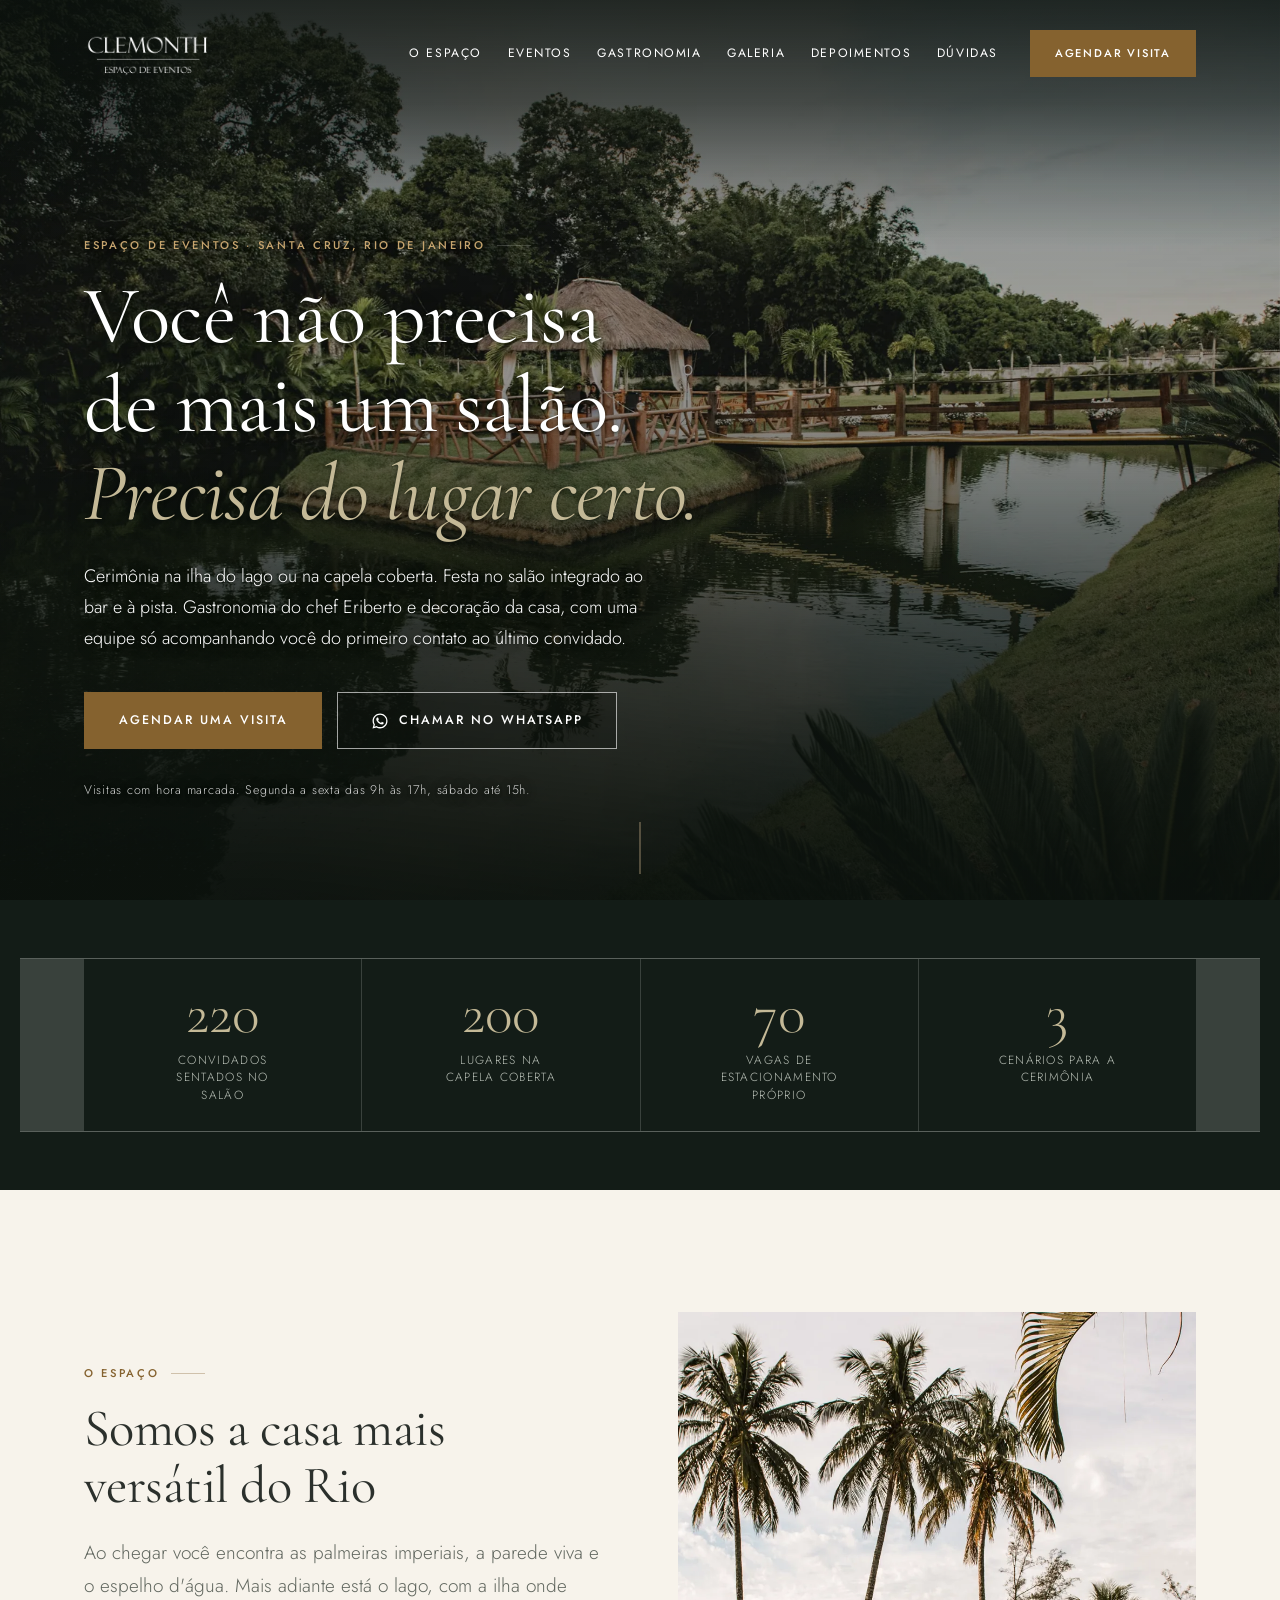
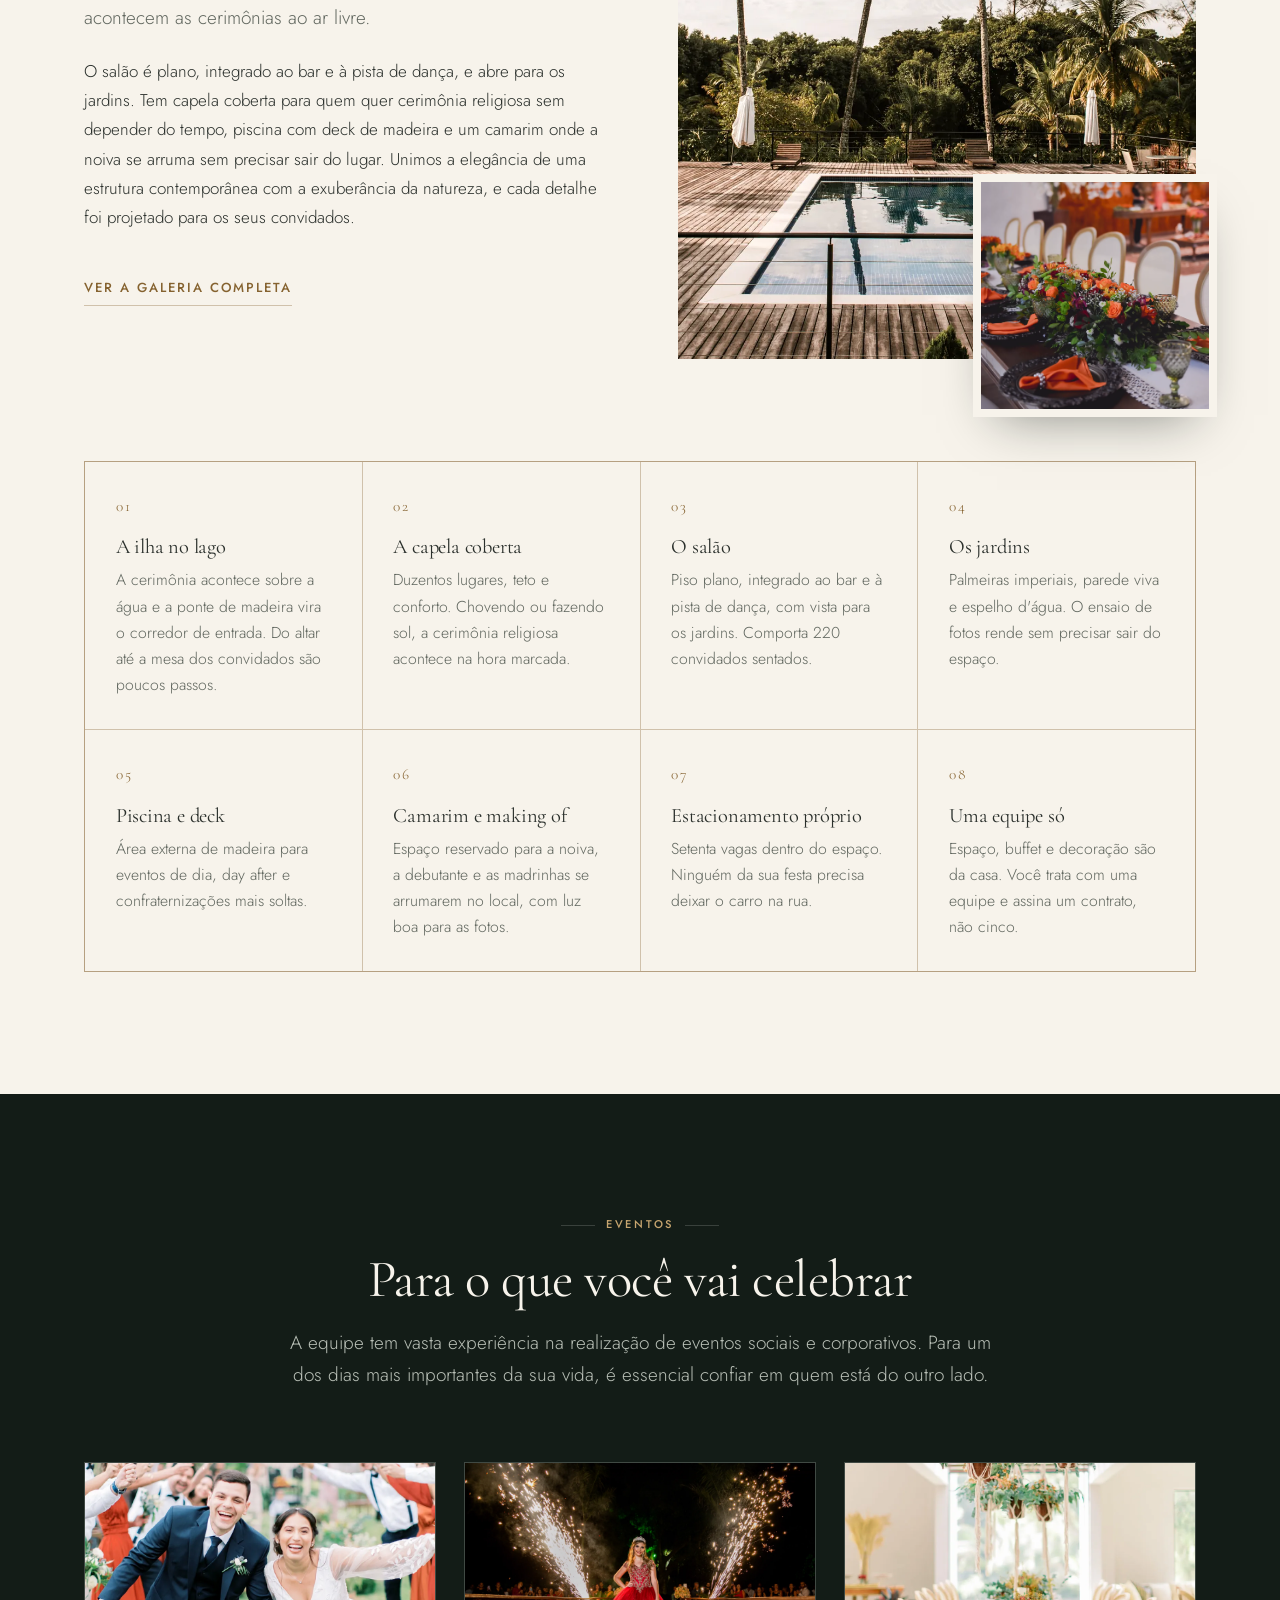
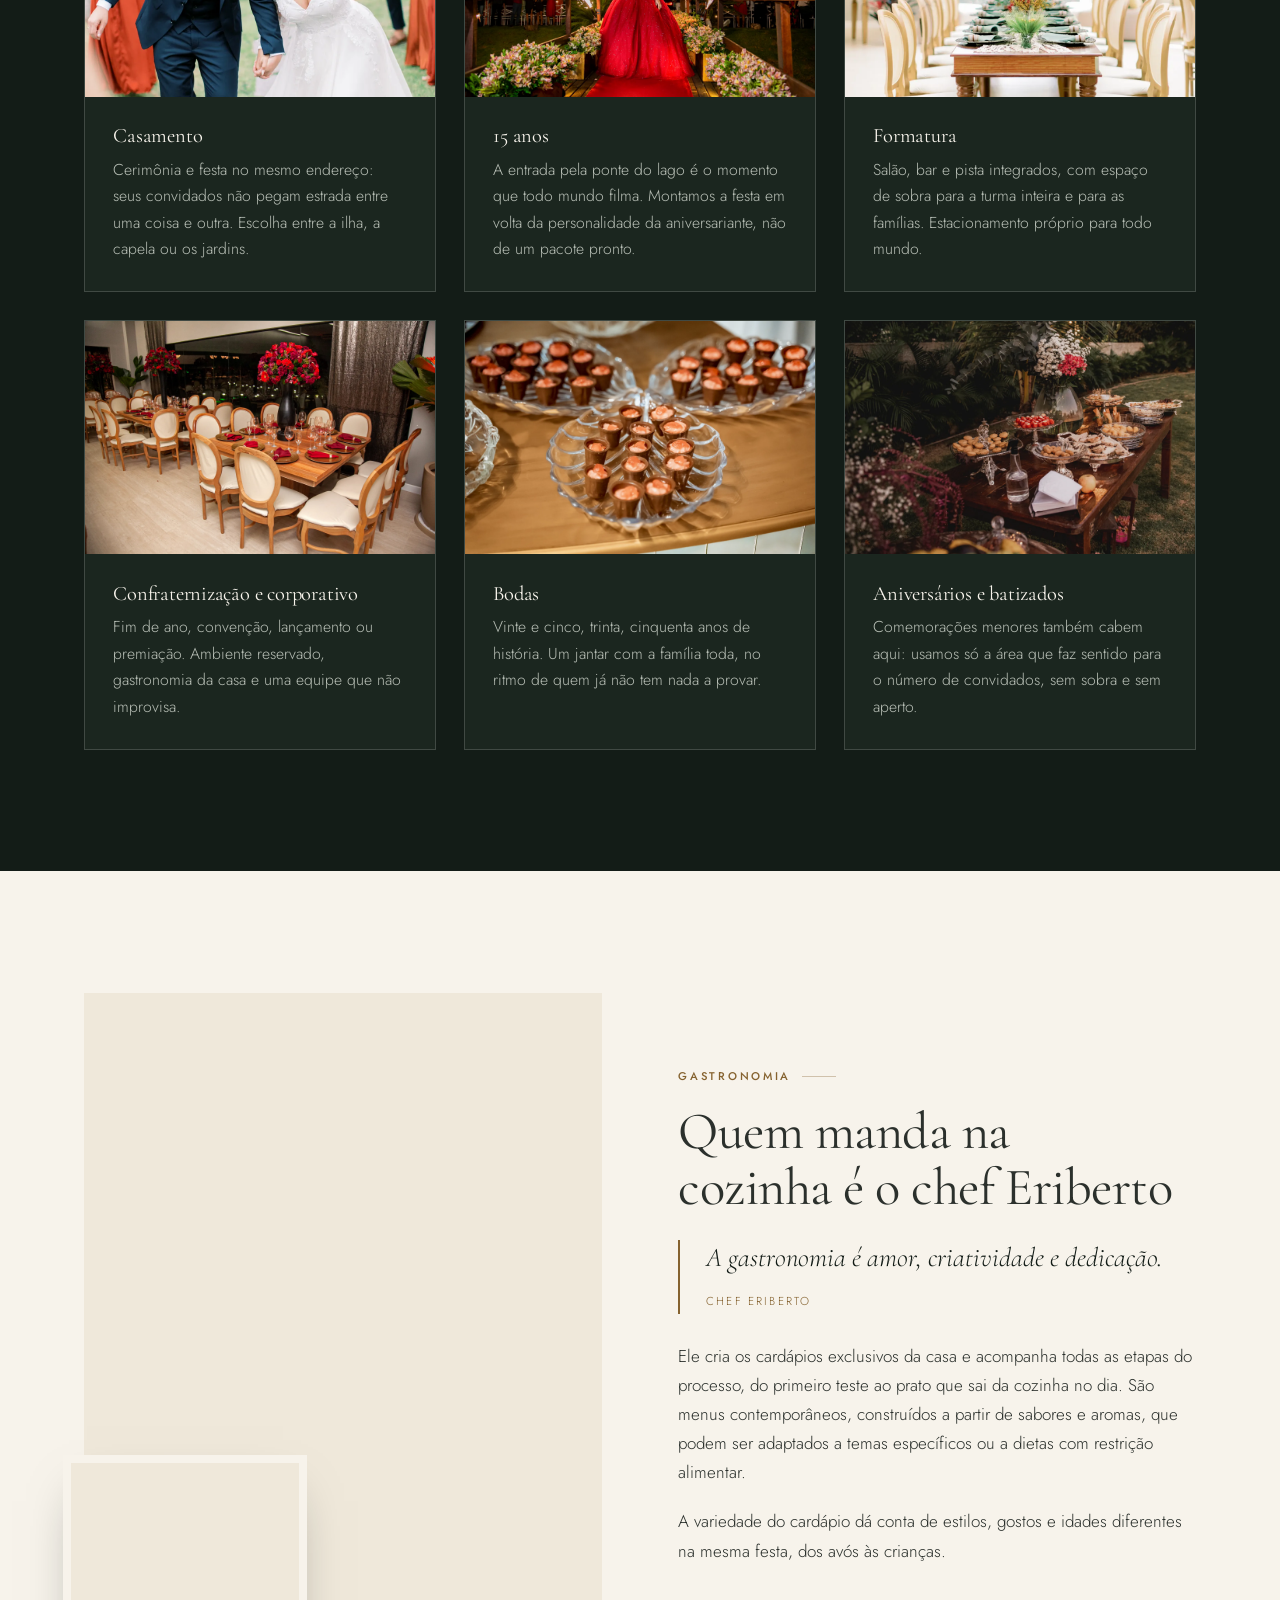
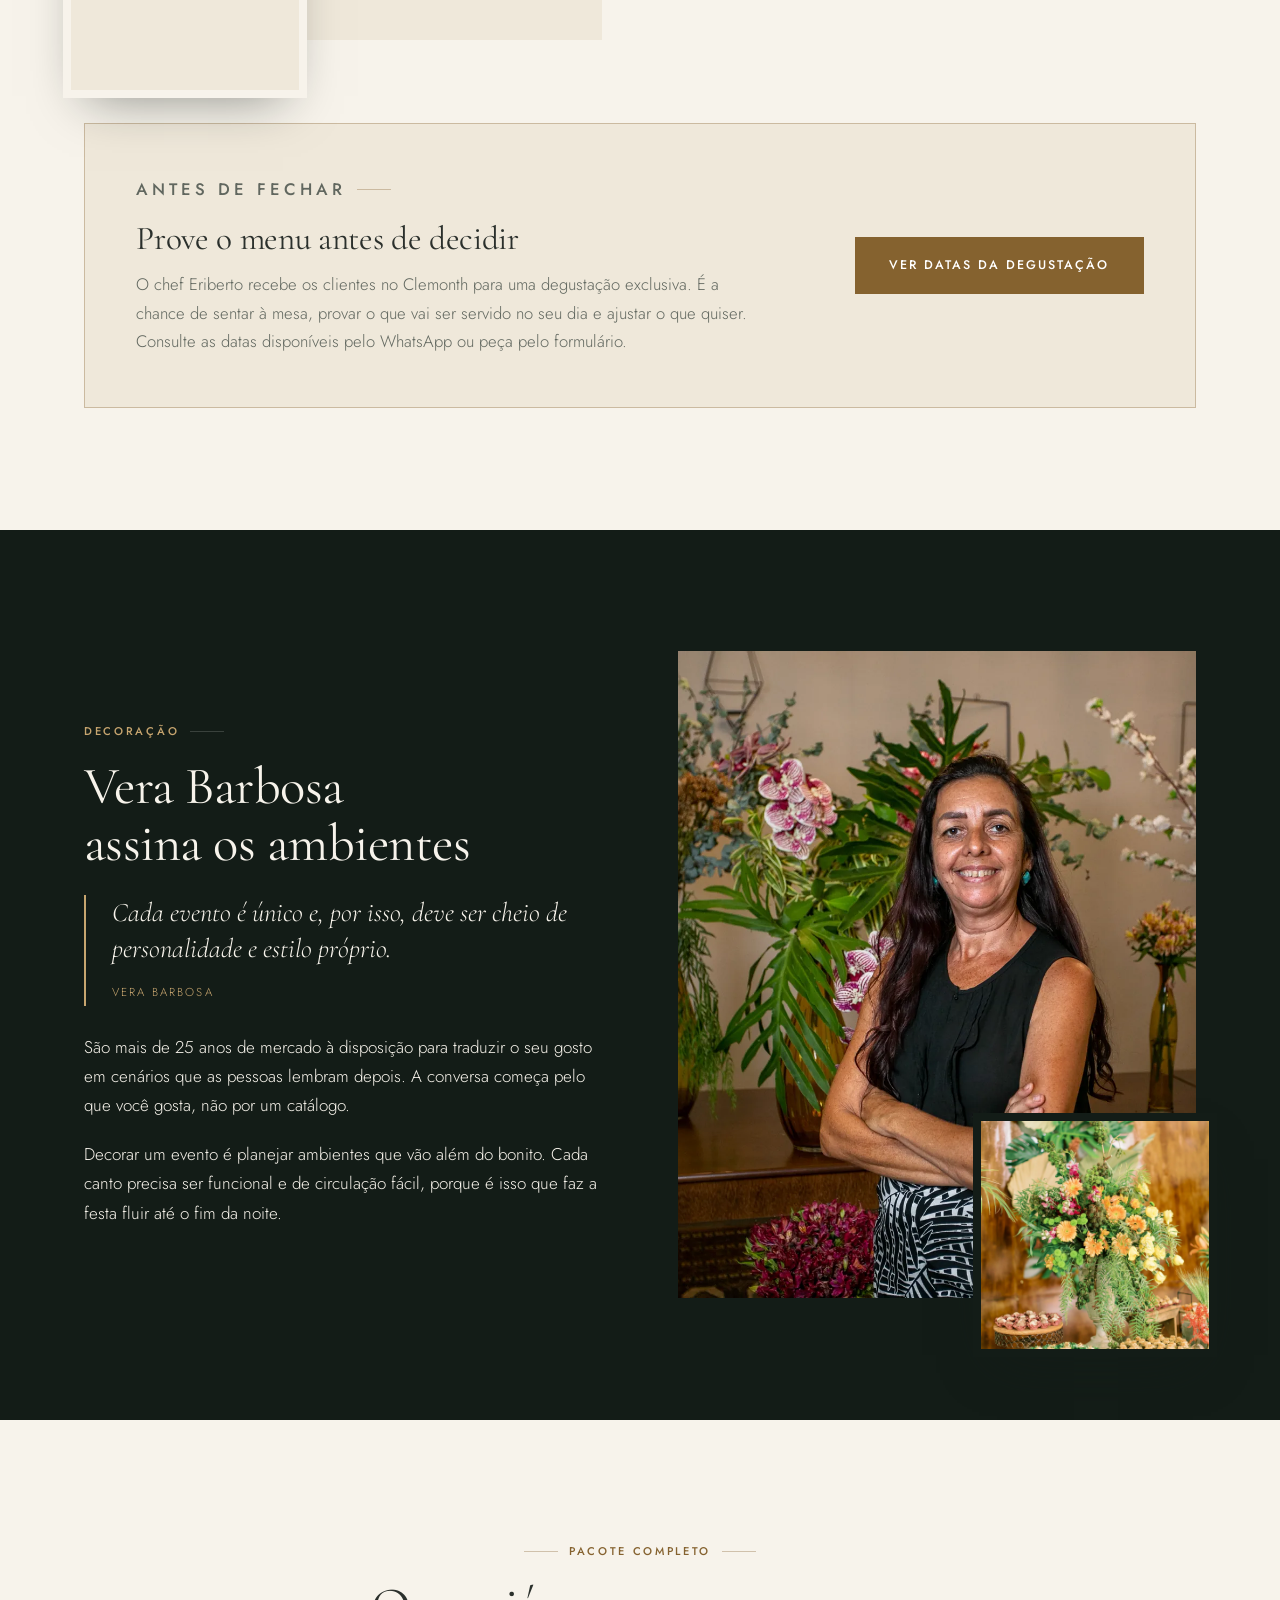
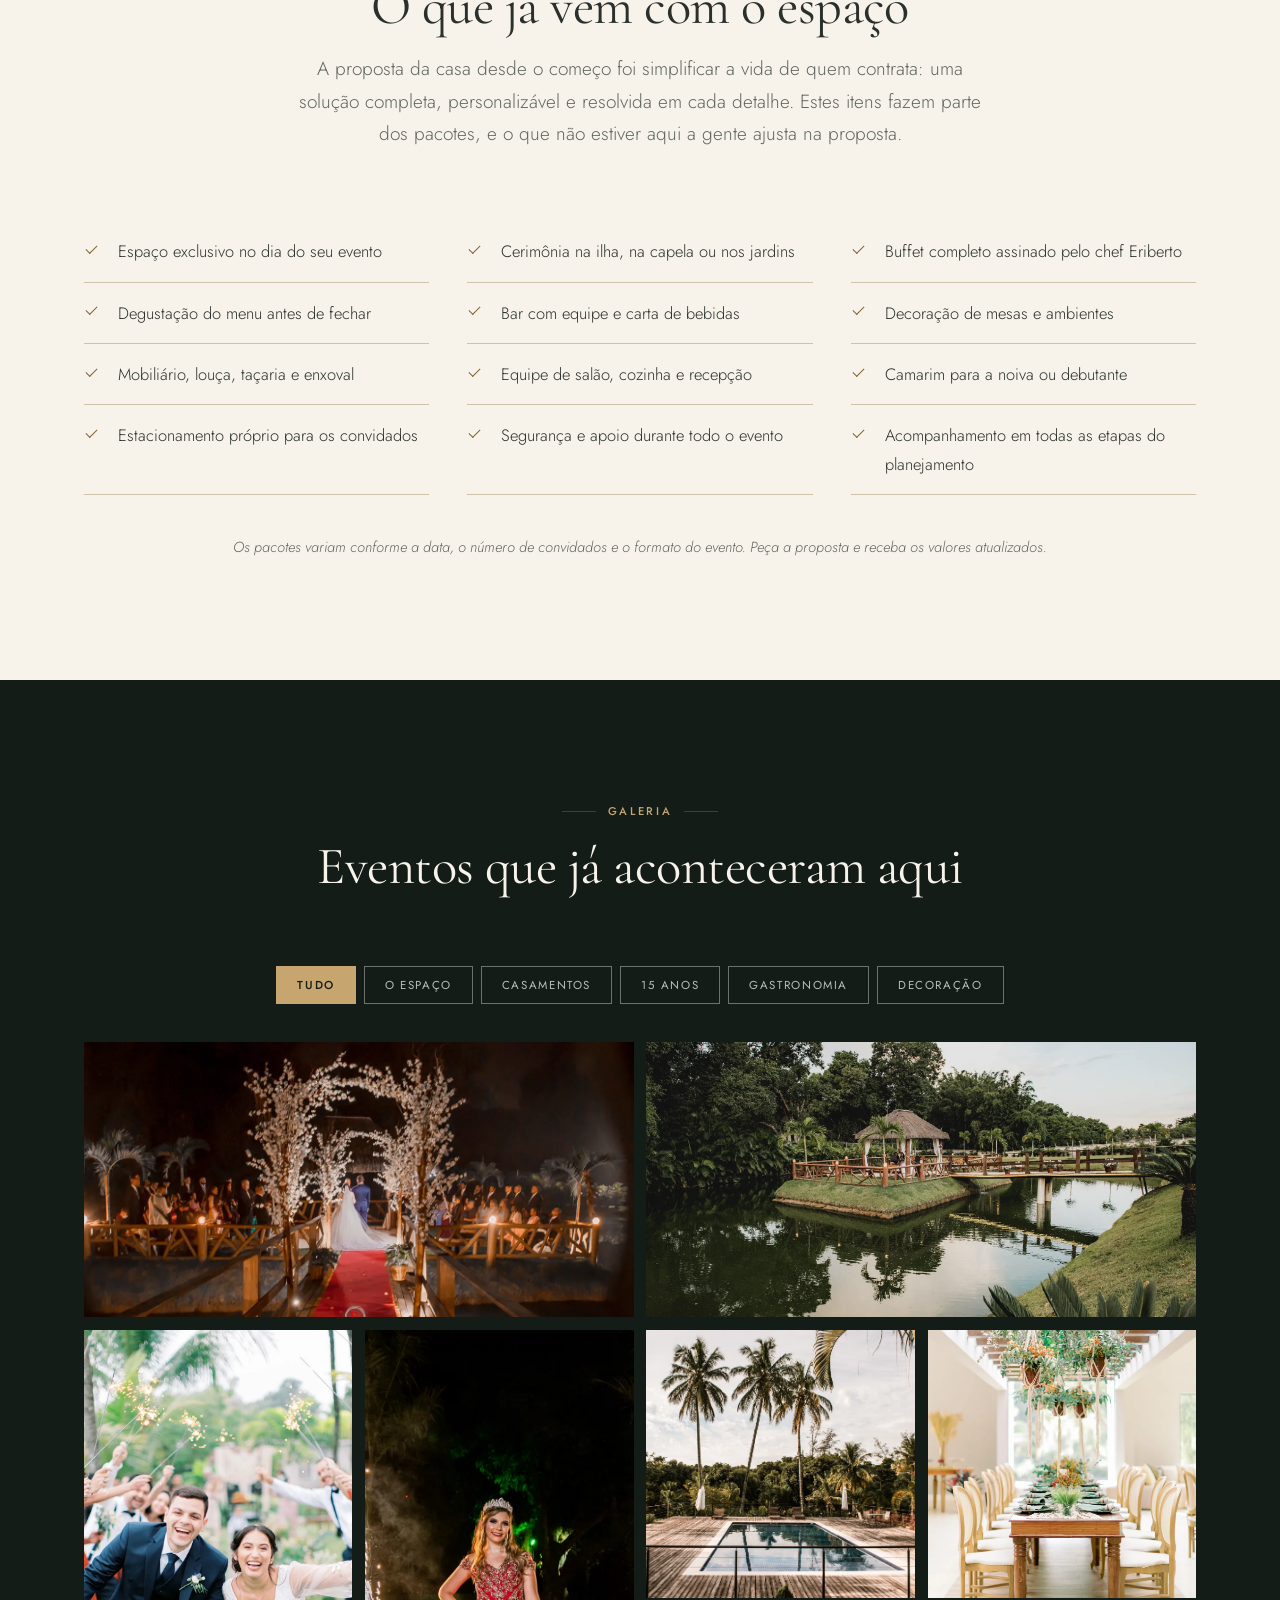
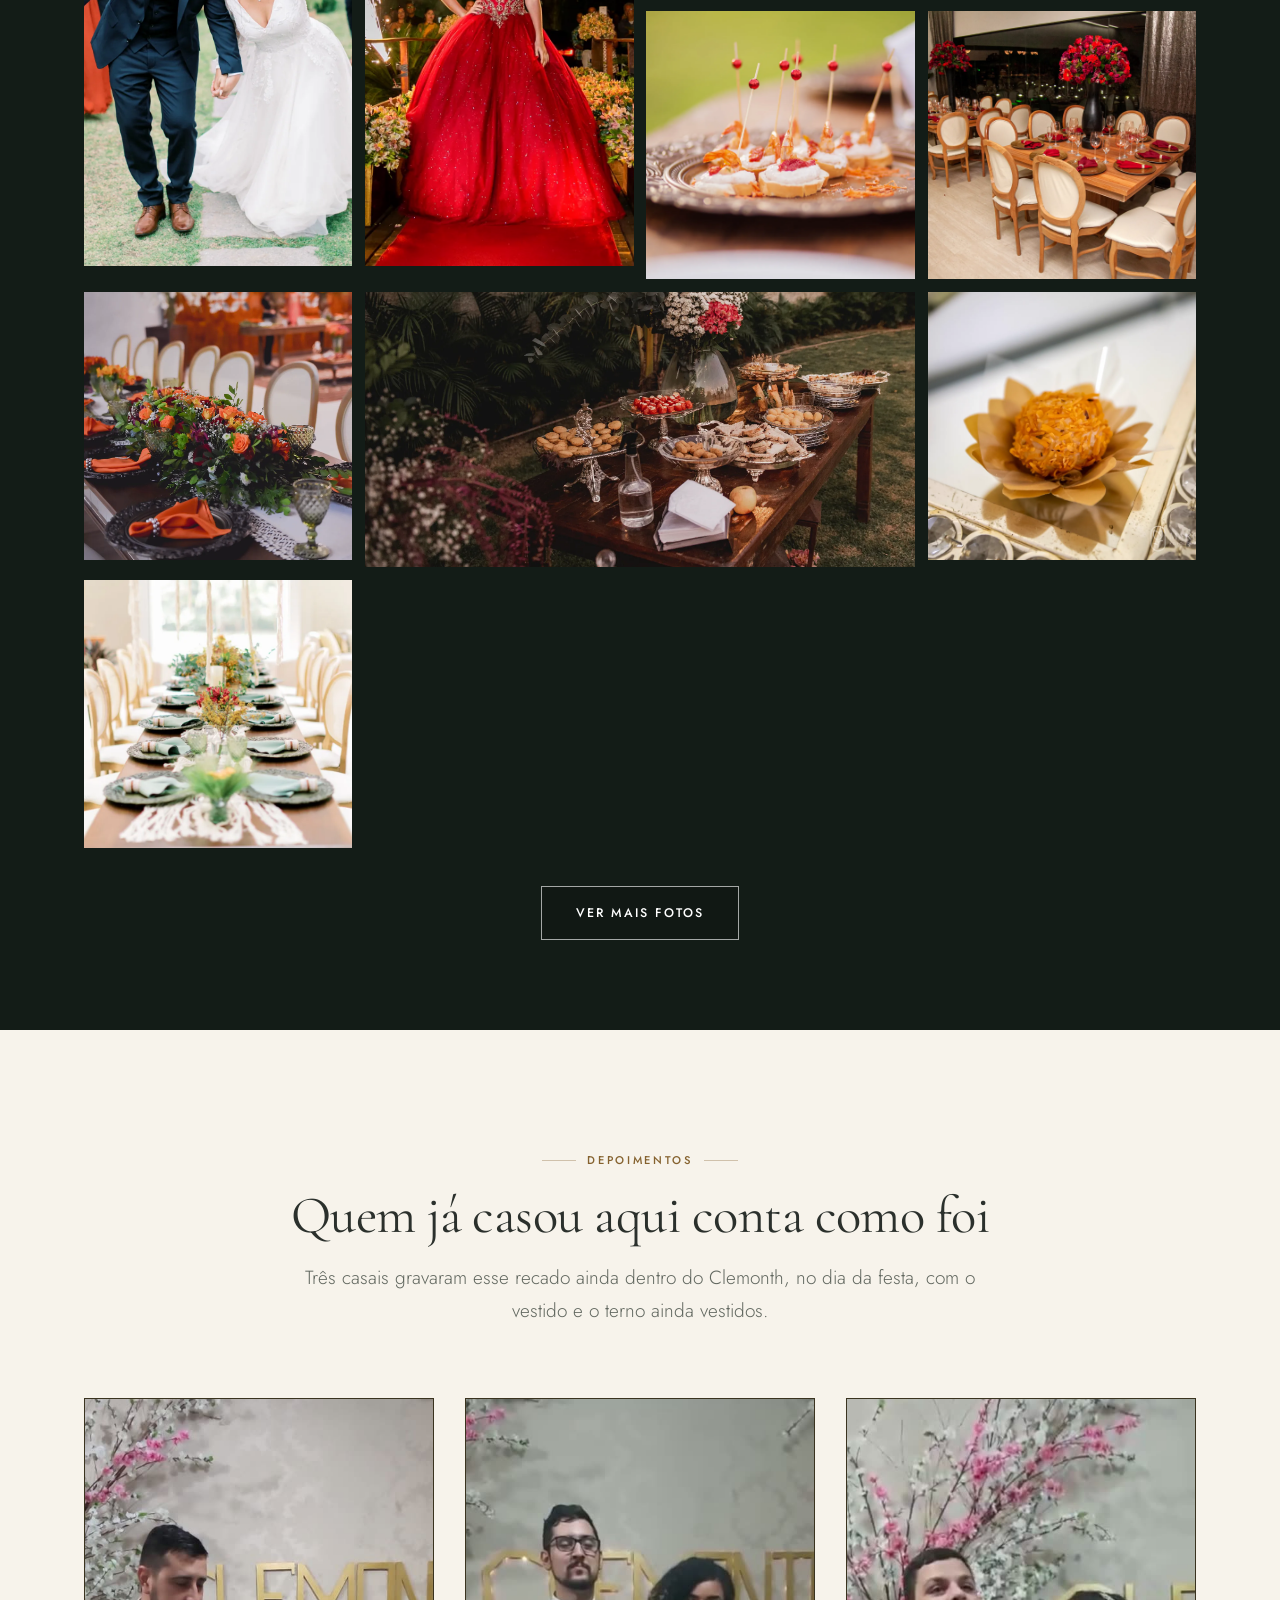
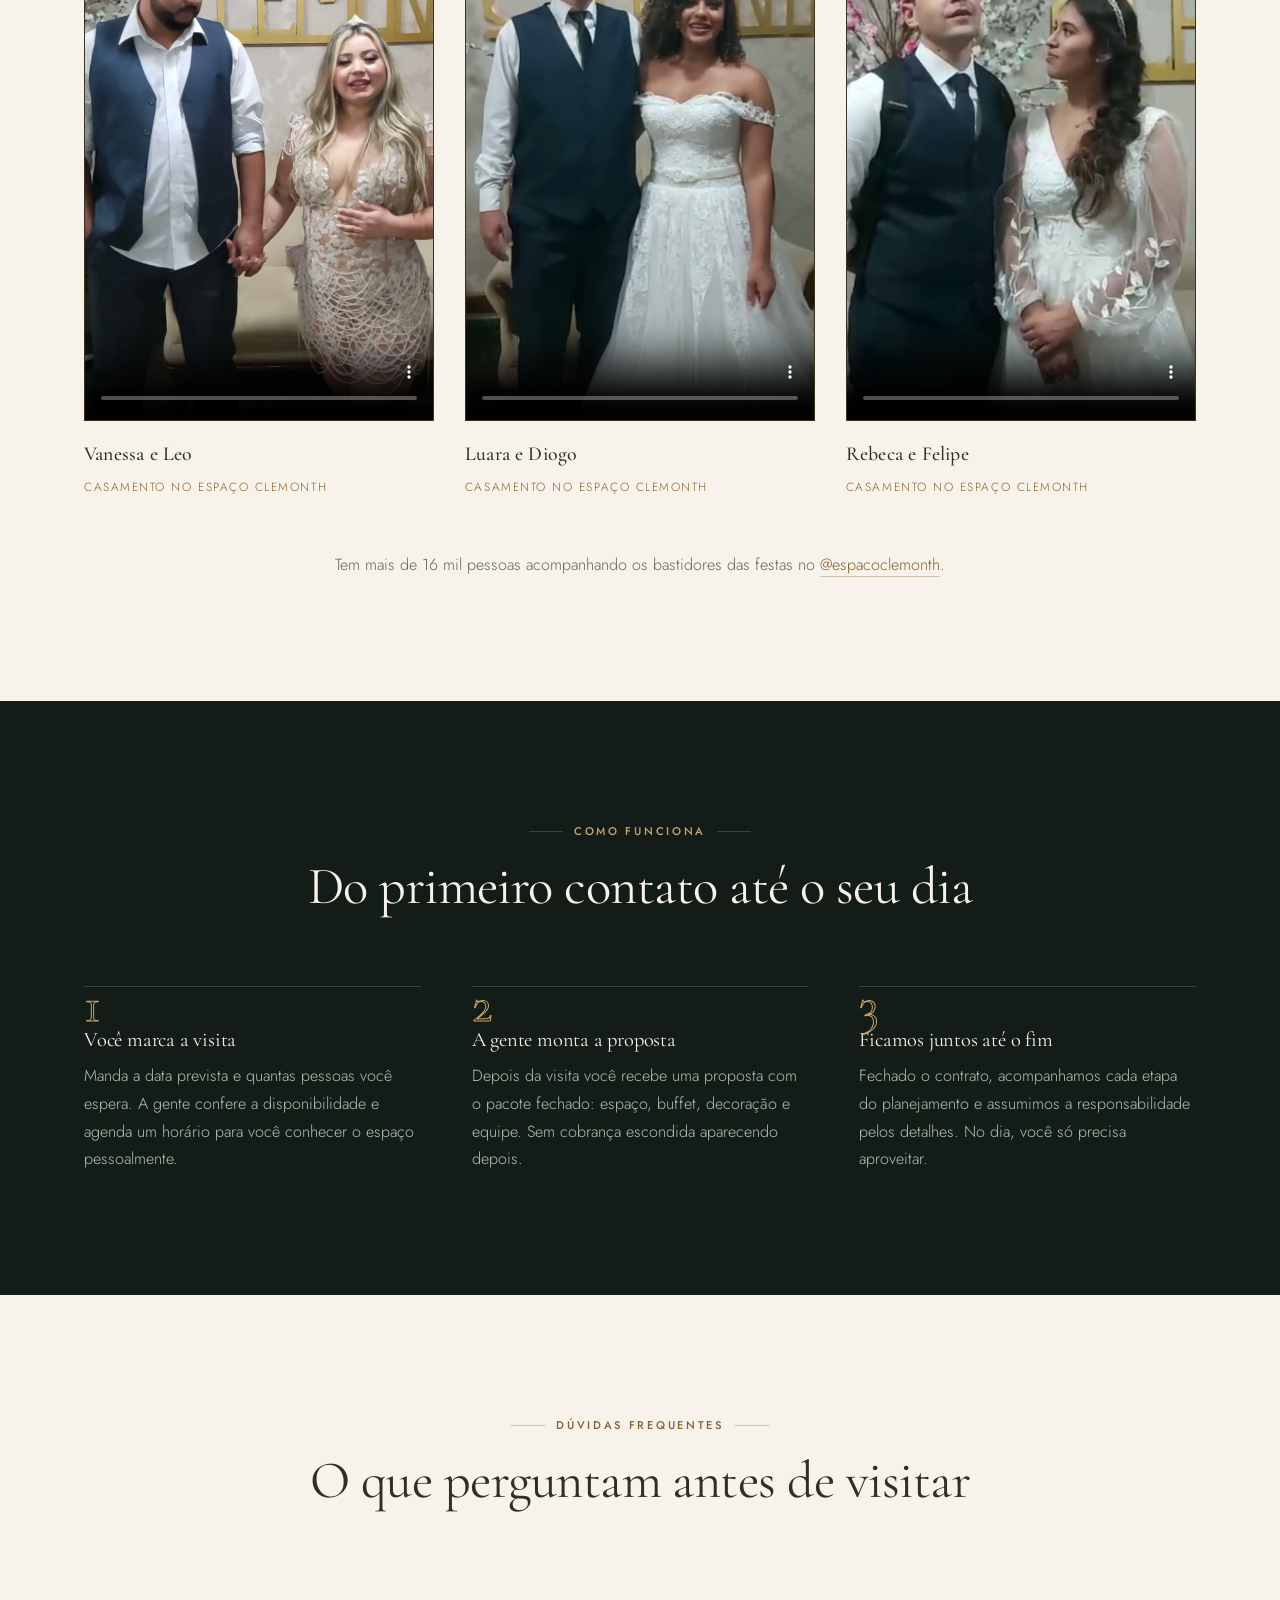
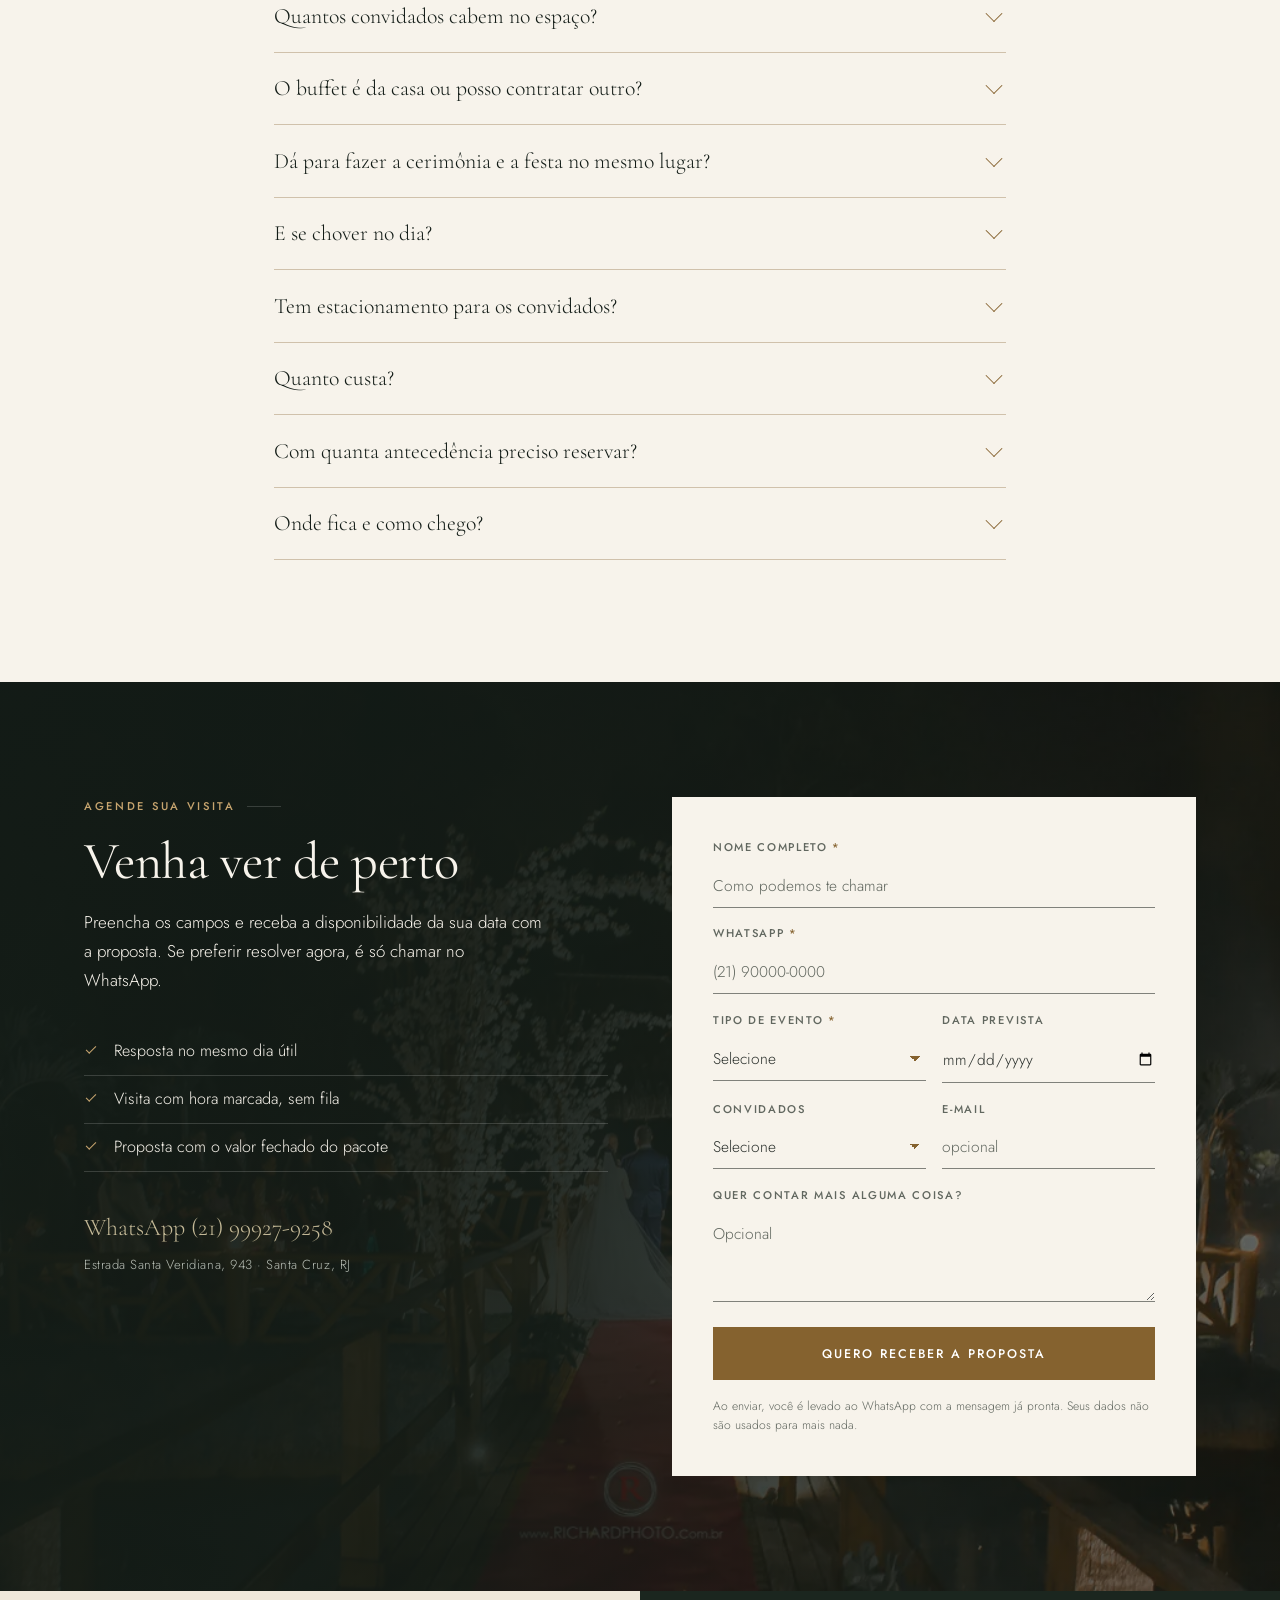
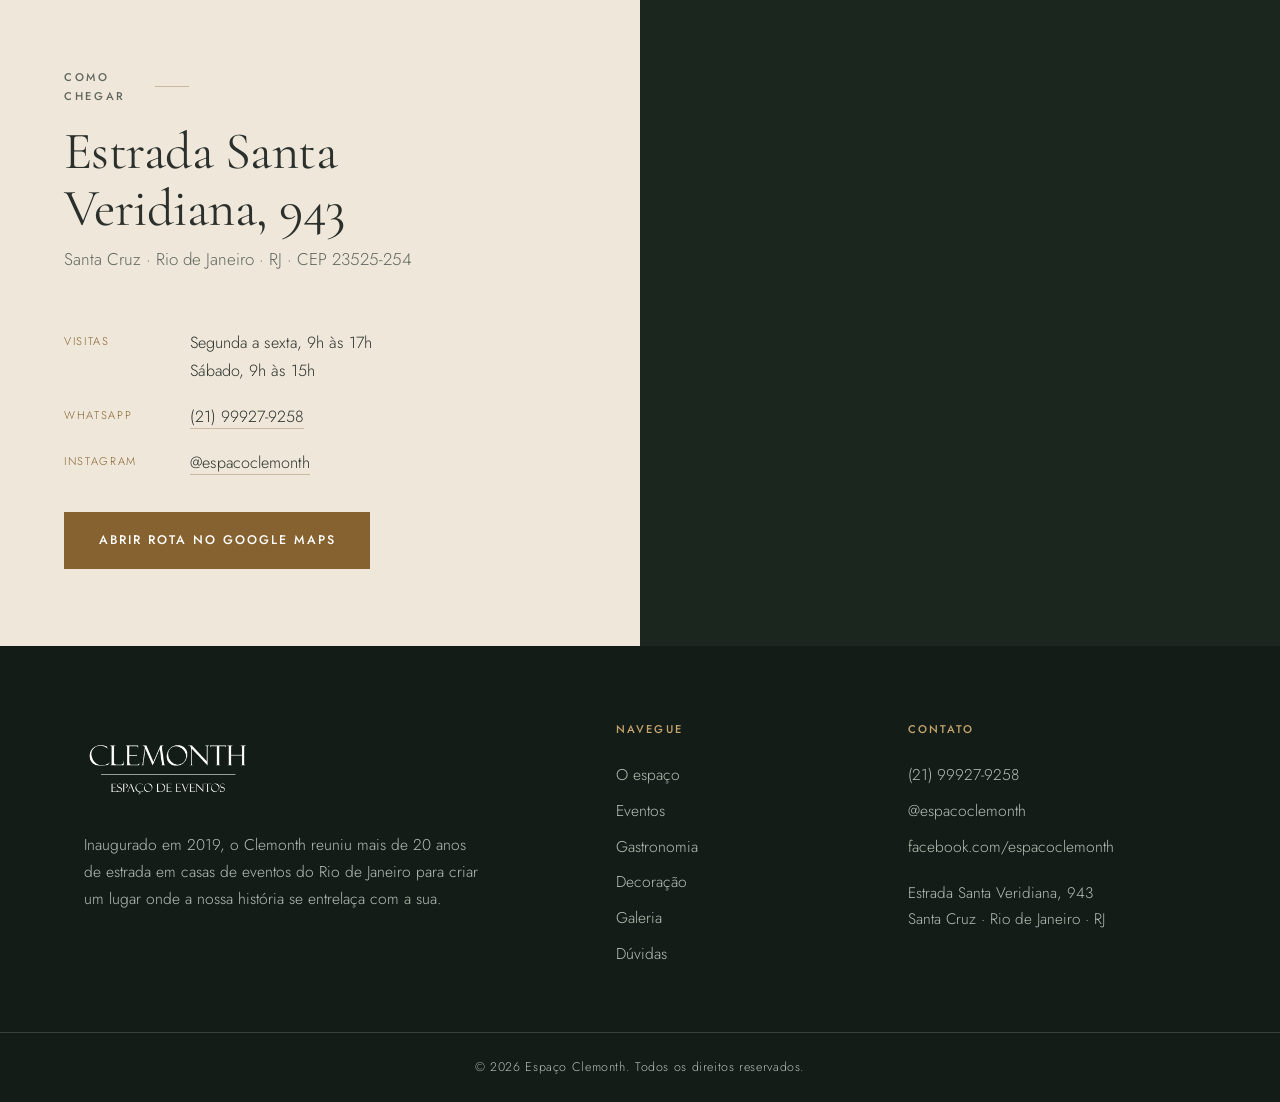
<file: index.html>
<!DOCTYPE html>
<html lang="pt-BR">
<head>
<meta charset="utf-8">
<meta name="viewport" content="width=device-width, initial-scale=1, viewport-fit=cover">
<title>Espaço Clemonth — Casamentos, 15 anos e festas na Zona Oeste do Rio</title>
<meta name="description" content="Espaço de eventos em Santa Cruz, Rio de Janeiro. Cerimônia na ilha do lago ou na capela coberta, salão para 220 convidados, gastronomia do chef Eriberto e decoração da casa. Agende sua visita.">
<meta name="theme-color" content="#14201A">
<!-- Endereço atual da página. Ao migrar para o domínio do cliente, trocar as três
     ocorrências abaixo (canonical, og:url, og:image) e o "url" do JSON-LD adiante. -->
<link rel="canonical" href="https://clemonth.kintechstudio.com.br/">

<meta property="og:type" content="website">
<meta property="og:locale" content="pt_BR">
<meta property="og:site_name" content="Espaço Clemonth">
<meta property="og:title" content="Espaço Clemonth — o lugar certo para o seu evento">
<meta property="og:description" content="Cerimônia na ilha do lago ou na capela. Festa no salão integrado ao bar e à pista. Gastronomia e decoração da casa, com uma equipe só.">
<meta property="og:image" content="https://clemonth.kintechstudio.com.br/media/img/a-r-206-2.jpg">
<meta property="og:url" content="https://clemonth.kintechstudio.com.br/">
<meta name="twitter:card" content="summary_large_image">

<link rel="icon" href="media/img/cropped-colorido-png-270x270.png" sizes="any">
<link rel="apple-touch-icon" href="media/img/cropped-colorido-png-270x270.png">

<link rel="preconnect" href="https://fonts.googleapis.com">
<link rel="preconnect" href="https://fonts.gstatic.com" crossorigin>
<!-- Os depoimentos em vídeo vêm deste domínio: resolver o DNS e o TLS desde já
     encurta a espera de quem aperta play. -->
<link rel="preconnect" href="https://espacoclemonth.com.br" crossorigin>
<link href="https://fonts.googleapis.com/css2?family=Cormorant+Garamond:ital,wght@0,300;0,400;0,500;0,600;1,300;1,400&family=Jost:wght@300;400;500;600&display=swap" rel="stylesheet">
<link rel="preload" as="image" href="media/img/a-r-206-2.webp" type="image/webp">
<link rel="stylesheet" href="css/style.css">
<noscript><style>.gal,.gal__more{display:none}</style></noscript>
<script>
/* A animação de entrada só é ligada se houver JS. Se main.js não carregar
   (bloqueio, 404, erro), o conteúdo aparece sozinho em 2,5 s. */
document.documentElement.className += ' js';
setTimeout(function () {
  if (!window.__clemonth) document.documentElement.classList.remove('js');
}, 2500);
</script>

<script type="application/ld+json">
{
  "@context": "https://schema.org",
  "@type": "EventVenue",
  "name": "Espaço Clemonth",
  "description": "Espaço de eventos na Zona Oeste do Rio de Janeiro para casamentos, festas de 15 anos, formaturas, confraternizações e eventos corporativos.",
  "url": "https://clemonth.kintechstudio.com.br/",
  "telephone": "+5521999279258",
  "image": "https://clemonth.kintechstudio.com.br/media/img/a-r-206-2.jpg",
  "address": {
    "@type": "PostalAddress",
    "streetAddress": "Estrada Santa Veridiana, 943",
    "addressLocality": "Santa Cruz",
    "addressRegion": "RJ",
    "postalCode": "23525-254",
    "addressCountry": "BR"
  },
  "maximumAttendeeCapacity": 220,
  "sameAs": [
    "https://www.instagram.com/espacoclemonth/",
    "https://www.facebook.com/espacoclemonth/"
  ],
  "openingHoursSpecification": [
    { "@type": "OpeningHoursSpecification", "dayOfWeek": ["Monday","Tuesday","Wednesday","Thursday","Friday"], "opens": "09:00", "closes": "17:00" },
    { "@type": "OpeningHoursSpecification", "dayOfWeek": "Saturday", "opens": "09:00", "closes": "15:00" }
  ]
}
</script>
</head>
<body>

<a class="skip" href="#orcamento">Ir para o formulário de orçamento</a>

<!-- ══════════ HEADER ══════════ -->
<header class="hdr" id="hdr">
  <div class="hdr__in">
    <a class="hdr__logo" href="#topo" aria-label="Espaço Clemonth — início">
      <img src="media/img/logo-nova.png" alt="Espaço Clemonth" width="200" height="103">
    </a>
    <nav class="hdr__nav" aria-label="Navegação principal">
      <a href="#espaco">O espaço</a>
      <a href="#eventos">Eventos</a>
      <a href="#gastronomia">Gastronomia</a>
      <a href="#galeria">Galeria</a>
      <a href="#depoimentos">Depoimentos</a>
      <a href="#duvidas">Dúvidas</a>
    </nav>
    <a class="btn btn--sm btn--gold hdr__cta" href="#orcamento">Agendar visita</a>
    <button class="hdr__burger" id="burger" aria-label="Abrir menu" aria-expanded="false" aria-controls="mnav">
      <span></span><span></span><span></span>
    </button>
  </div>
</header>

<div class="mnav" id="mnav" hidden>
  <nav aria-label="Navegação">
    <a href="#espaco">O espaço</a>
    <a href="#eventos">Eventos</a>
    <a href="#gastronomia">Gastronomia</a>
    <a href="#decoracao">Decoração</a>
    <a href="#incluso">O que está incluído</a>
    <a href="#galeria">Galeria</a>
    <a href="#depoimentos">Depoimentos</a>
    <a href="#duvidas">Dúvidas</a>
    <a href="#local">Como chegar</a>
  </nav>
  <a class="btn btn--gold btn--block" href="#orcamento">Agendar uma visita</a>
</div>

<!-- ══════════ HERO ══════════ -->
<section class="hero" id="topo">
  <div class="hero__bg">
    <picture>
      <source srcset="media/img/a-r-206-2.webp" type="image/webp">
      <img src="media/img/a-r-206-2.jpg" alt="O lago do Espaço Clemonth ao entardecer, com a ilha das cerimônias e a ponte de madeira" fetchpriority="high" decoding="async">
    </picture>
  </div>
  <div class="hero__in">
    <p class="eyebrow eyebrow--light">Espaço de eventos &middot; Santa Cruz, Rio de Janeiro</p>
    <h1>Você não precisa de mais um salão.<em>Precisa do lugar certo.</em></h1>
    <p class="hero__sub">
      Cerimônia na ilha do lago ou na capela coberta. Festa no salão integrado ao bar e à pista.
      Gastronomia do chef Eriberto e decoração da casa, com uma equipe só acompanhando você do
      primeiro contato ao último convidado.
    </p>
    <div class="hero__cta">
      <a class="btn btn--gold" href="#orcamento">Agendar uma visita</a>
      <a class="btn btn--ghost" href="https://wa.me/5521999279258?text=Ol%C3%A1!%20Vim%20pelo%20site%20e%20gostaria%20de%20saber%20sobre%20datas%20e%20valores%20no%20Espa%C3%A7o%20Clemonth." target="_blank" rel="noopener">
        <svg viewBox="0 0 24 24" aria-hidden="true" width="18" height="18"><path fill="currentColor" d="M12.04 2c-5.5 0-9.96 4.46-9.96 9.96 0 1.76.46 3.45 1.34 4.95L2 22l5.23-1.37a9.9 9.9 0 0 0 4.8 1.23h.01c5.5 0 9.96-4.46 9.96-9.96S17.54 2 12.04 2m0 18.15h-.01a8.2 8.2 0 0 1-4.19-1.15l-.3-.18-3.11.81.83-3.03-.2-.31a8.19 8.19 0 0 1-1.26-4.38c0-4.54 3.7-8.23 8.24-8.23a8.2 8.2 0 0 1 8.23 8.24c0 4.54-3.69 8.23-8.23 8.23m4.52-6.16c-.25-.13-1.47-.72-1.69-.81s-.39-.12-.56.12-.64.81-.79.98-.29.19-.54.06a6.7 6.7 0 0 1-1.99-1.23 7.4 7.4 0 0 1-1.37-1.71c-.15-.25 0-.38.11-.5s.25-.29.37-.44.17-.25.25-.41.04-.31-.02-.44-.56-1.35-.77-1.84c-.2-.49-.4-.42-.56-.43h-.47c-.16 0-.43.06-.65.31s-.86.84-.86 2.05.88 2.38 1 2.54 1.73 2.65 4.2 3.71c.59.25 1.04.4 1.4.52.59.19 1.12.16 1.54.1.47-.07 1.47-.6 1.67-1.18s.21-1.08.15-1.18-.22-.19-.47-.31"/></svg>
        Chamar no WhatsApp
      </a>
    </div>
    <p class="hero__note">Visitas com hora marcada. Segunda a sexta das 9h às 17h, sábado até 15h.</p>
  </div>
  <a class="hero__scroll" href="#numeros" aria-label="Continuar"><span></span></a>
</section>

<!-- ══════════ NÚMEROS ══════════ -->
<section class="stats" id="numeros">
  <ul class="stats__grid">
    <li><b>220</b><span>convidados sentados no salão</span></li>
    <li><b>200</b><span>lugares na capela coberta</span></li>
    <li><b>70</b><span>vagas de estacionamento próprio</span></li>
    <li><b>3</b><span>cenários para a cerimônia</span></li>
  </ul>
</section>

<!-- ══════════ O ESPAÇO ══════════ -->
<section class="sec sec--cream" id="espaco">
  <div class="wrap">
    <div class="split">
      <div class="split__text reveal">
        <p class="eyebrow">O espaço</p>
        <h2>Somos a casa mais versátil do Rio</h2>
        <p class="lead">
          Ao chegar você encontra as palmeiras imperiais, a parede viva e o espelho d'água.
          Mais adiante está o lago, com a ilha onde acontecem as cerimônias ao ar livre.
        </p>
        <p>
          O salão é plano, integrado ao bar e à pista de dança, e abre para os jardins.
          Tem capela coberta para quem quer cerimônia religiosa sem depender do tempo,
          piscina com deck de madeira e um camarim onde a noiva se arruma sem precisar
          sair do lugar. Unimos a elegância de uma estrutura contemporânea com a
          exuberância da natureza, e cada detalhe foi projetado para os seus convidados.
        </p>
        <a class="link-gold" href="#galeria">Ver a galeria completa</a>
      </div>
      <div class="split__media reveal">
        <figure class="frame frame--tall">
          <picture>
            <source srcset="media/img/a-r-67-scaled.webp" type="image/webp">
            <img src="media/img/a-r-67-scaled.jpg" alt="Piscina com deck de madeira e coqueiros no Espaço Clemonth" loading="lazy" decoding="async">
          </picture>
        </figure>
        <figure class="frame frame--float">
          <picture>
            <source srcset="media/img/decoracao-1.webp" type="image/webp">
            <img src="media/img/decoracao-1.jpg" alt="Mesa posta no jardim para uma cerimônia ao ar livre" loading="lazy" decoding="async">
          </picture>
        </figure>
      </div>
    </div>

    <ul class="feats">
      <li class="reveal">
        <span class="feats__n">01</span>
        <h3>A ilha no lago</h3>
        <p>A cerimônia acontece sobre a água e a ponte de madeira vira o corredor de entrada. Do altar até a mesa dos convidados são poucos passos.</p>
      </li>
      <li class="reveal">
        <span class="feats__n">02</span>
        <h3>A capela coberta</h3>
        <p>Duzentos lugares, teto e conforto. Chovendo ou fazendo sol, a cerimônia religiosa acontece na hora marcada.</p>
      </li>
      <li class="reveal">
        <span class="feats__n">03</span>
        <h3>O salão</h3>
        <p>Piso plano, integrado ao bar e à pista de dança, com vista para os jardins. Comporta 220 convidados sentados.</p>
      </li>
      <li class="reveal">
        <span class="feats__n">04</span>
        <h3>Os jardins</h3>
        <p>Palmeiras imperiais, parede viva e espelho d'água. O ensaio de fotos rende sem precisar sair do espaço.</p>
      </li>
      <li class="reveal">
        <span class="feats__n">05</span>
        <h3>Piscina e deck</h3>
        <p>Área externa de madeira para eventos de dia, day after e confraternizações mais soltas.</p>
      </li>
      <li class="reveal">
        <span class="feats__n">06</span>
        <h3>Camarim e making of</h3>
        <p>Espaço reservado para a noiva, a debutante e as madrinhas se arrumarem no local, com luz boa para as fotos.</p>
      </li>
      <li class="reveal">
        <span class="feats__n">07</span>
        <h3>Estacionamento próprio</h3>
        <p>Setenta vagas dentro do espaço. Ninguém da sua festa precisa deixar o carro na rua.</p>
      </li>
      <li class="reveal">
        <span class="feats__n">08</span>
        <h3>Uma equipe só</h3>
        <p>Espaço, buffet e decoração são da casa. Você trata com uma equipe e assina um contrato, não cinco.</p>
      </li>
    </ul>
  </div>
</section>

<!-- ══════════ EVENTOS ══════════ -->
<section class="sec sec--dark" id="eventos">
  <div class="wrap">
    <header class="sec__head reveal">
      <p class="eyebrow eyebrow--light">Eventos</p>
      <h2>Para o que você vai celebrar</h2>
      <p class="lead lead--center">
        A equipe tem vasta experiência na realização de eventos sociais e corporativos.
        Para um dos dias mais importantes da sua vida, é essencial confiar em quem está do outro lado.
      </p>
    </header>

    <div class="cards">
      <article class="card reveal">
        <div class="card__img">
          <picture><source srcset="media/img/duf5121.webp" type="image/webp">
          <img src="media/img/duf5121.jpg" alt="Noivos saindo da cerimônia entre convidados com velas faíscas" loading="lazy" decoding="async"></picture>
        </div>
        <div class="card__body">
          <h3>Casamento</h3>
          <p>Cerimônia e festa no mesmo endereço: seus convidados não pegam estrada entre uma coisa e outra. Escolha entre a ilha, a capela ou os jardins.</p>
        </div>
      </article>

      <article class="card reveal">
        <div class="card__img">
          <picture><source srcset="media/img/copia-de-0332.webp" type="image/webp">
          <img src="media/img/copia-de-0332.jpg" alt="Debutante de vestido vermelho entrando pela ponte com efeitos de luz" loading="lazy" decoding="async"></picture>
        </div>
        <div class="card__body">
          <h3>15 anos</h3>
          <p>A entrada pela ponte do lago é o momento que todo mundo filma. Montamos a festa em volta da personalidade da aniversariante, não de um pacote pronto.</p>
        </div>
      </article>

      <article class="card reveal">
        <div class="card__img">
          <picture><source srcset="media/img/duf4391.webp" type="image/webp">
          <img src="media/img/duf4391.jpg" alt="Mesa longa montada no salão com arranjos suspensos" loading="lazy" decoding="async"></picture>
        </div>
        <div class="card__body">
          <h3>Formatura</h3>
          <p>Salão, bar e pista integrados, com espaço de sobra para a turma inteira e para as famílias. Estacionamento próprio para todo mundo.</p>
        </div>
      </article>

      <article class="card reveal">
        <div class="card__img">
          <picture><source srcset="media/img/15-anos-11.webp" type="image/webp">
          <img src="media/img/15-anos-11.jpg" alt="Salão montado com mesas longas, taças e arranjos altos" loading="lazy" decoding="async"></picture>
        </div>
        <div class="card__body">
          <h3>Confraternização e corporativo</h3>
          <p>Fim de ano, convenção, lançamento ou premiação. Ambiente reservado, gastronomia da casa e uma equipe que não improvisa.</p>
        </div>
      </article>

      <article class="card reveal">
        <div class="card__img">
          <picture><source srcset="media/img/casamento-j-d-622.webp" type="image/webp">
          <img src="media/img/casamento-j-d-622.jpg" alt="Mesa de doces finos com arranjos de flores" loading="lazy" decoding="async"></picture>
        </div>
        <div class="card__body">
          <h3>Bodas</h3>
          <p>Vinte e cinco, trinta, cinquenta anos de história. Um jantar com a família toda, no ritmo de quem já não tem nada a provar.</p>
        </div>
      </article>

      <article class="card reveal">
        <div class="card__img">
          <picture><source srcset="media/img/a-r-210-scaled.webp" type="image/webp">
          <img src="media/img/a-r-210-scaled.jpg" alt="Mesa de recepção montada no jardim ao entardecer" loading="lazy" decoding="async"></picture>
        </div>
        <div class="card__body">
          <h3>Aniversários e batizados</h3>
          <p>Comemorações menores também cabem aqui: usamos só a área que faz sentido para o número de convidados, sem sobra e sem aperto.</p>
        </div>
      </article>
    </div>
  </div>
</section>

<!-- ══════════ GASTRONOMIA ══════════ -->
<section class="sec sec--cream" id="gastronomia">
  <div class="wrap">
    <div class="split split--rev">
      <div class="split__text reveal">
        <p class="eyebrow">Gastronomia</p>
        <h2>Quem manda na cozinha é o chef Eriberto</h2>
        <blockquote class="quote">
          <p>A gastronomia é amor, criatividade e dedicação.</p>
          <cite>Chef Eriberto</cite>
        </blockquote>
        <p>
          Ele cria os cardápios exclusivos da casa e acompanha todas as etapas do processo,
          do primeiro teste ao prato que sai da cozinha no dia. São menus contemporâneos,
          construídos a partir de sabores e aromas, que podem ser adaptados a temas
          específicos ou a dietas com restrição alimentar.
        </p>
        <p>
          A variedade do cardápio dá conta de estilos, gostos e idades diferentes na mesma
          festa, dos avós às crianças.
        </p>
      </div>
      <div class="split__media reveal">
        <figure class="frame frame--tall">
          <picture><source srcset="media/img/mg-3798-scaled.webp" type="image/webp">
          <img src="media/img/mg-3798-scaled.jpg" alt="Canapés de camarão servidos em travessa de prata" loading="lazy" decoding="async"></picture>
        </figure>
        <figure class="frame frame--float">
          <picture><source srcset="media/img/copia-de-0040.webp" type="image/webp">
          <img src="media/img/copia-de-0040.jpg" alt="Doce fino em forminha sobre bandeja espelhada" loading="lazy" decoding="async"></picture>
        </figure>
      </div>
    </div>

    <div class="offer reveal">
      <div class="offer__text">
        <p class="eyebrow">Antes de fechar</p>
        <h3>Prove o menu antes de decidir</h3>
        <p>
          O chef Eriberto recebe os clientes no Clemonth para uma degustação exclusiva.
          É a chance de sentar à mesa, provar o que vai ser servido no seu dia e ajustar
          o que quiser. Consulte as datas disponíveis pelo WhatsApp ou peça pelo formulário.
        </p>
      </div>
      <a class="btn btn--gold" href="https://wa.me/5521999279258?text=Ol%C3%A1!%20Gostaria%20de%20saber%20as%20datas%20da%20degusta%C3%A7%C3%A3o%20com%20o%20chef%20Eriberto." target="_blank" rel="noopener">Ver datas da degustação</a>
    </div>
  </div>
</section>

<!-- ══════════ DECORAÇÃO ══════════ -->
<section class="sec sec--dark" id="decoracao">
  <div class="wrap">
    <div class="split">
      <div class="split__text reveal">
        <p class="eyebrow eyebrow--light">Decoração</p>
        <h2>Vera Barbosa assina os ambientes</h2>
        <blockquote class="quote quote--light">
          <p>Cada evento é único e, por isso, deve ser cheio de personalidade e estilo próprio.</p>
          <cite>Vera Barbosa</cite>
        </blockquote>
        <p>
          São mais de 25 anos de mercado à disposição para traduzir o seu gosto em
          cenários que as pessoas lembram depois. A conversa começa pelo que você gosta,
          não por um catálogo.
        </p>
        <p>
          Decorar um evento é planejar ambientes que vão além do bonito. Cada canto
          precisa ser funcional e de circulação fácil, porque é isso que faz a festa fluir
          até o fim da noite.
        </p>
      </div>
      <div class="split__media reveal">
        <figure class="frame frame--tall">
          <picture><source srcset="media/img/0063.webp" type="image/webp">
          <img src="media/img/0063.jpg" alt="Vera Barbosa, responsável pela decoração, entre arranjos de flores" loading="lazy" decoding="async"></picture>
        </figure>
        <figure class="frame frame--float">
          <picture><source srcset="media/img/decoracao-12.webp" type="image/webp">
          <img src="media/img/decoracao-12.jpg" alt="Detalhe de decoração de mesa do Espaço Clemonth" loading="lazy" decoding="async"></picture>
        </figure>
      </div>
    </div>
  </div>
</section>

<!-- ══════════ O QUE ESTÁ INCLUÍDO ══════════ -->
<section class="sec sec--cream" id="incluso">
  <div class="wrap">
    <header class="sec__head reveal">
      <p class="eyebrow">Pacote completo</p>
      <h2>O que já vem com o espaço</h2>
      <p class="lead lead--center">
        A proposta da casa desde o começo foi simplificar a vida de quem contrata:
        uma solução completa, personalizável e resolvida em cada detalhe.
        Estes itens fazem parte dos pacotes, e o que não estiver aqui a gente ajusta na proposta.
      </p>
    </header>
    <ul class="checks reveal">
      <li>Espaço exclusivo no dia do seu evento</li>
      <li>Cerimônia na ilha, na capela ou nos jardins</li>
      <li>Buffet completo assinado pelo chef Eriberto</li>
      <li>Degustação do menu antes de fechar</li>
      <li>Bar com equipe e carta de bebidas</li>
      <li>Decoração de mesas e ambientes</li>
      <li>Mobiliário, louça, taçaria e enxoval</li>
      <li>Equipe de salão, cozinha e recepção</li>
      <li>Camarim para a noiva ou debutante</li>
      <li>Estacionamento próprio para os convidados</li>
      <li>Segurança e apoio durante todo o evento</li>
      <li>Acompanhamento em todas as etapas do planejamento</li>
    </ul>
    <p class="fineprint reveal">
      Os pacotes variam conforme a data, o número de convidados e o formato do evento.
      Peça a proposta e receba os valores atualizados.
    </p>
  </div>
</section>

<!-- ══════════ GALERIA ══════════ -->
<section class="sec sec--dark sec--tight" id="galeria">
  <div class="wrap">
    <header class="sec__head reveal">
      <p class="eyebrow eyebrow--light">Galeria</p>
      <h2>Eventos que já aconteceram aqui</h2>
    </header>
    <div class="filters reveal" role="group" aria-label="Filtrar galeria">
      <button type="button" class="filters__b is-on" data-f="todos" aria-pressed="true">Tudo</button>
      <button type="button" class="filters__b" data-f="espaco" aria-pressed="false">O espaço</button>
      <button type="button" class="filters__b" data-f="casamento" aria-pressed="false">Casamentos</button>
      <button type="button" class="filters__b" data-f="15anos" aria-pressed="false">15 anos</button>
      <button type="button" class="filters__b" data-f="gastronomia" aria-pressed="false">Gastronomia</button>
      <button type="button" class="filters__b" data-f="decoracao" aria-pressed="false">Decoração</button>
    </div>
    <div class="gal" id="gal"></div>
    <div class="gal__more">
      <button class="btn btn--ghost" id="galMore" type="button">Ver mais fotos</button>
    </div>
  </div>
</section>

<!-- ══════════ DEPOIMENTOS ══════════ -->
<section class="sec sec--cream" id="depoimentos">
  <div class="wrap">
    <header class="sec__head reveal">
      <p class="eyebrow">Depoimentos</p>
      <h2>Quem já casou aqui conta como foi</h2>
      <p class="lead lead--center">
        Três casais gravaram esse recado ainda dentro do Clemonth, no dia da festa,
        com o vestido e o terno ainda vestidos.
      </p>
    </header>
    <div class="vids">
      <!-- Vídeos servidos direto do servidor do cliente. As capas continuam locais
           (uns 40 KB cada) para a seção não ficar com retângulos pretos.
           Cópias comprimidas e com faststart ficam em media/video/ na máquina,
           fora do Git — ver .gitignore, caso precise voltar atrás. -->
      <figure class="vid reveal">
        <video controls preload="none" playsinline poster="media/video/depoimento-vanessa-leo.jpg">
          <source src="https://espacoclemonth.com.br/wp-content/uploads/2021/11/InShot_20211011_160405237.mp4" type="video/mp4">
          Seu navegador não reproduz este vídeo.
        </video>
        <figcaption><b>Vanessa e Leo</b><span>Casamento no Espaço Clemonth</span></figcaption>
      </figure>
      <figure class="vid reveal">
        <video controls preload="none" playsinline poster="media/video/depoimento-luara-diogo.jpg">
          <source src="https://espacoclemonth.com.br/wp-content/uploads/2021/11/InShot_20210813_093838634.mp4" type="video/mp4">
          Seu navegador não reproduz este vídeo.
        </video>
        <figcaption><b>Luara e Diogo</b><span>Casamento no Espaço Clemonth</span></figcaption>
      </figure>
      <figure class="vid reveal">
        <video controls preload="none" playsinline poster="media/video/depoimento-rebeca-felipe.jpg">
          <source src="https://espacoclemonth.com.br/wp-content/uploads/2021/11/InShot_20210910_174101326.mp4" type="video/mp4">
          Seu navegador não reproduz este vídeo.
        </video>
        <figcaption><b>Rebeca e Felipe</b><span>Casamento no Espaço Clemonth</span></figcaption>
      </figure>
    </div>
    <p class="social-proof reveal">
      Tem mais de 16 mil pessoas acompanhando os bastidores das festas no
      <a href="https://www.instagram.com/espacoclemonth/" target="_blank" rel="noopener">@espacoclemonth</a>.
    </p>
  </div>
</section>

<!-- ══════════ COMO FUNCIONA ══════════ -->
<section class="sec sec--dark" id="processo">
  <div class="wrap">
    <header class="sec__head reveal">
      <p class="eyebrow eyebrow--light">Como funciona</p>
      <h2>Do primeiro contato até o seu dia</h2>
    </header>
    <ol class="steps">
      <li class="reveal">
        <span class="steps__n">1</span>
        <h3>Você marca a visita</h3>
        <p>Manda a data prevista e quantas pessoas você espera. A gente confere a disponibilidade e agenda um horário para você conhecer o espaço pessoalmente.</p>
      </li>
      <li class="reveal">
        <span class="steps__n">2</span>
        <h3>A gente monta a proposta</h3>
        <p>Depois da visita você recebe uma proposta com o pacote fechado: espaço, buffet, decoração e equipe. Sem cobrança escondida aparecendo depois.</p>
      </li>
      <li class="reveal">
        <span class="steps__n">3</span>
        <h3>Ficamos juntos até o fim</h3>
        <p>Fechado o contrato, acompanhamos cada etapa do planejamento e assumimos a responsabilidade pelos detalhes. No dia, você só precisa aproveitar.</p>
      </li>
    </ol>
  </div>
</section>

<!-- ══════════ DÚVIDAS ══════════ -->
<section class="sec sec--cream" id="duvidas">
  <div class="wrap wrap--narrow">
    <header class="sec__head reveal">
      <p class="eyebrow">Dúvidas frequentes</p>
      <h2>O que perguntam antes de visitar</h2>
    </header>
    <div class="faq">
      <details class="reveal">
        <summary>Quantos convidados cabem no espaço?</summary>
        <div><p>O salão comporta 220 convidados sentados e a capela coberta tem 200 lugares. Para eventos menores usamos só a área que faz sentido, para a festa não ficar vazia.</p></div>
      </details>
      <details class="reveal">
        <summary>O buffet é da casa ou posso contratar outro?</summary>
        <div><p>A gastronomia é da casa, assinada pelo chef Eriberto, e está incluída nos pacotes. Foi assim que montamos a proposta do Clemonth: uma equipe só, responsável por tudo. Antes de fechar, você prova o menu na degustação com o chef.</p></div>
      </details>
      <details class="reveal">
        <summary>Dá para fazer a cerimônia e a festa no mesmo lugar?</summary>
        <div><p>Sim, é justamente a ideia. A cerimônia pode ser na ilha do lago, na capela coberta ou nos jardins, e a festa segue no salão. Ninguém precisa entrar no carro entre uma coisa e outra.</p></div>
      </details>
      <details class="reveal">
        <summary>E se chover no dia?</summary>
        <div><p>A capela é coberta e o salão é fechado, então cerimônia e festa acontecem normalmente. A equipe já tem plano B montado para cada formato de evento.</p></div>
      </details>
      <details class="reveal">
        <summary>Tem estacionamento para os convidados?</summary>
        <div><p>Tem. São 70 vagas dentro do próprio espaço, o que dá mais segurança para quem chega e para quem sai tarde.</p></div>
      </details>
      <details class="reveal">
        <summary>Quanto custa?</summary>
        <div><p>Depende da data, do número de convidados e do formato do evento. Preencha o formulário ou chame no WhatsApp com esses três dados e a gente envia a proposta com os valores atualizados.</p></div>
      </details>
      <details class="reveal">
        <summary>Com quanta antecedência preciso reservar?</summary>
        <div><p>Datas de sábado, feriado e fim de ano costumam sair primeiro. Se você já tem uma data em mente, vale consultar a disponibilidade antes de fechar qualquer outro fornecedor.</p></div>
      </details>
      <details class="reveal">
        <summary>Onde fica e como chego?</summary>
        <div><p>Estrada Santa Veridiana, 943, em Santa Cruz, Zona Oeste do Rio. O acesso é tranquilo pela Av. Brasil e por Campo Grande. O mapa está logo abaixo, no fim da página.</p></div>
      </details>
    </div>
  </div>
</section>

<!-- ══════════ ORÇAMENTO ══════════ -->
<section class="cta-final" id="orcamento">
  <div class="cta-final__bg">
    <picture><source srcset="media/img/img-3939.webp" type="image/webp">
    <img src="media/img/img-3939.jpg" alt="" loading="lazy" decoding="async"></picture>
  </div>
  <div class="wrap">
    <div class="form-box">
      <div class="form-box__intro">
        <p class="eyebrow">Agende sua visita</p>
        <h2>Venha ver de perto</h2>
        <p>
          Preencha os campos e receba a disponibilidade da sua data com a proposta.
          Se preferir resolver agora, é só chamar no WhatsApp.
        </p>
        <ul class="form-box__list">
          <li>Resposta no mesmo dia útil</li>
          <li>Visita com hora marcada, sem fila</li>
          <li>Proposta com o valor fechado do pacote</li>
        </ul>
        <div class="form-box__contact">
          <a href="https://wa.me/5521999279258?text=Ol%C3%A1!%20Vim%20pelo%20site%20e%20gostaria%20de%20agendar%20uma%20visita%20ao%20Espa%C3%A7o%20Clemonth." target="_blank" rel="noopener">WhatsApp (21) 99927-9258</a>
          <span>Estrada Santa Veridiana, 943 &middot; Santa Cruz, RJ</span>
        </div>
      </div>

      <form class="form" id="form" novalidate>
        <div class="f">
          <label for="nome">Nome completo <i>*</i></label>
          <input id="nome" name="nome" type="text" autocomplete="name" required placeholder="Como podemos te chamar">
        </div>
        <div class="f">
          <label for="fone">WhatsApp <i>*</i></label>
          <input id="fone" name="fone" type="tel" inputmode="tel" autocomplete="tel" required placeholder="(21) 90000-0000" maxlength="16">
        </div>
        <div class="f f--half">
          <label for="tipo">Tipo de evento <i>*</i></label>
          <select id="tipo" name="tipo" required>
            <option value="">Selecione</option>
            <option>Casamento</option>
            <option>15 anos</option>
            <option>Formatura</option>
            <option>Confraternização / corporativo</option>
            <option>Bodas</option>
            <option>Aniversário</option>
            <option>Outro</option>
          </select>
        </div>
        <div class="f f--half">
          <label for="data">Data prevista</label>
          <input id="data" name="data" type="date">
        </div>
        <div class="f f--half">
          <label for="pessoas">Convidados</label>
          <select id="pessoas" name="pessoas">
            <option value="">Selecione</option>
            <option>Até 80</option>
            <option>80 a 150</option>
            <option>150 a 220</option>
            <option>Ainda não sei</option>
          </select>
        </div>
        <div class="f f--half">
          <label for="email">E-mail</label>
          <input id="email" name="email" type="email" autocomplete="email" placeholder="opcional">
        </div>
        <div class="f">
          <label for="msg">Quer contar mais alguma coisa?</label>
          <textarea id="msg" name="msg" rows="3" placeholder="Opcional"></textarea>
        </div>
        <button class="btn btn--gold btn--block" type="submit">Quero receber a proposta</button>
        <p class="form__legal">Ao enviar, você é levado ao WhatsApp com a mensagem já pronta. Seus dados não são usados para mais nada.</p>
        <p class="form__err" id="formErr" role="alert" hidden></p>
      </form>
    </div>
  </div>
</section>

<!-- ══════════ LOCALIZAÇÃO ══════════ -->
<section class="local" id="local">
  <div class="local__info">
    <p class="eyebrow">Como chegar</p>
    <h2>Estrada Santa Veridiana, 943</h2>
    <p>Santa Cruz &middot; Rio de Janeiro &middot; RJ &middot; CEP 23525-254</p>
    <dl class="local__dl">
      <div><dt>Visitas</dt><dd>Segunda a sexta, 9h às 17h<br>Sábado, 9h às 15h</dd></div>
      <div><dt>WhatsApp</dt><dd><a href="https://wa.me/5521999279258" target="_blank" rel="noopener">(21) 99927-9258</a></dd></div>
      <div><dt>Instagram</dt><dd><a href="https://www.instagram.com/espacoclemonth/" target="_blank" rel="noopener">@espacoclemonth</a></dd></div>
    </dl>
    <a class="btn btn--gold" href="https://www.google.com/maps/search/?api=1&query=Espa%C3%A7o+Clemonth+Estrada+Santa+Veridiana+943+Santa+Cruz+Rio+de+Janeiro" target="_blank" rel="noopener">Abrir rota no Google Maps</a>
  </div>
  <div class="local__map">
    <iframe
      title="Mapa do Espaço Clemonth"
      src="https://www.google.com/maps?q=Estrada%20Santa%20Veridiana%2C%20943%20-%20Santa%20Cruz%2C%20Rio%20de%20Janeiro&z=15&output=embed"
      loading="lazy" referrerpolicy="no-referrer-when-downgrade" allowfullscreen></iframe>
  </div>
</section>

<!-- ══════════ FOOTER ══════════ -->
<footer class="ft">
  <div class="wrap ft__in">
    <div class="ft__brand">
      <img src="media/img/logo-nova.png" alt="Espaço Clemonth" width="200" height="103" loading="lazy">
      <p>Inaugurado em 2019, o Clemonth reuniu mais de 20 anos de estrada em casas de eventos do Rio de Janeiro para criar um lugar onde a nossa história se entrelaça com a sua.</p>
    </div>
    <nav class="ft__nav" aria-label="Rodapé">
      <h4>Navegue</h4>
      <a href="#espaco">O espaço</a>
      <a href="#eventos">Eventos</a>
      <a href="#gastronomia">Gastronomia</a>
      <a href="#decoracao">Decoração</a>
      <a href="#galeria">Galeria</a>
      <a href="#duvidas">Dúvidas</a>
    </nav>
    <div class="ft__contact">
      <h4>Contato</h4>
      <a href="https://wa.me/5521999279258" target="_blank" rel="noopener">(21) 99927-9258</a>
      <a href="https://www.instagram.com/espacoclemonth/" target="_blank" rel="noopener">@espacoclemonth</a>
      <a href="https://www.facebook.com/espacoclemonth/" target="_blank" rel="noopener">facebook.com/espacoclemonth</a>
      <p>Estrada Santa Veridiana, 943<br>Santa Cruz &middot; Rio de Janeiro &middot; RJ</p>
    </div>
  </div>
  <div class="ft__base">
    <span>&copy; <span id="ano">2026</span> Espaço Clemonth. Todos os direitos reservados.</span>
  </div>
</footer>

<!-- Barra fixa mobile -->
<div class="bar">
  <a class="bar__wa" href="https://wa.me/5521999279258?text=Ol%C3%A1!%20Vim%20pelo%20site%20do%20Espa%C3%A7o%20Clemonth." target="_blank" rel="noopener">
    <svg viewBox="0 0 24 24" aria-hidden="true" width="20" height="20"><path fill="currentColor" d="M12.04 2c-5.5 0-9.96 4.46-9.96 9.96 0 1.76.46 3.45 1.34 4.95L2 22l5.23-1.37a9.9 9.9 0 0 0 4.8 1.23h.01c5.5 0 9.96-4.46 9.96-9.96S17.54 2 12.04 2m4.52 13.99c-.25-.13-1.47-.72-1.69-.81s-.39-.12-.56.12-.64.81-.79.98-.29.19-.54.06a6.7 6.7 0 0 1-1.99-1.23 7.4 7.4 0 0 1-1.37-1.71c-.15-.25 0-.38.11-.5s.25-.29.37-.44.17-.25.25-.41.04-.31-.02-.44-.56-1.35-.77-1.84c-.2-.49-.4-.42-.56-.43h-.47c-.16 0-.43.06-.65.31s-.86.84-.86 2.05.88 2.38 1 2.54 1.73 2.65 4.2 3.71c.59.25 1.04.4 1.4.52.59.19 1.12.16 1.54.1.47-.07 1.47-.6 1.67-1.18s.21-1.08.15-1.18-.22-.19-.47-.31"/></svg>
    WhatsApp
  </a>
  <a class="bar__cta" href="#orcamento">Agendar visita</a>
</div>

<!-- Lightbox -->
<div class="lb" id="lb" hidden>
  <button class="lb__x" id="lbX" aria-label="Fechar">&times;</button>
  <button class="lb__nav lb__nav--prev" id="lbP" aria-label="Anterior">&#8249;</button>
  <button class="lb__nav lb__nav--next" id="lbN" aria-label="Próxima">&#8250;</button>
  <figure><img id="lbImg" alt=""><figcaption id="lbCap"></figcaption></figure>
</div>

<script src="js/main.js"></script>
</body>
</html>
</file>
<file: css/style.css>
/* =========================================================
   ESPAÇO CLEMONTH — landing page
   Paleta e tipografia derivadas da marca (logo em cobre/ouro
   sobre ornamento floral, acento #C4B997 do site atual e
   verde #6A826C do botão de WhatsApp).
   ========================================================= */

:root{
  --ink:        #131C17;
  --ink-2:      #1B261F;
  --ink-3:      #24312A;
  --cream:      #F7F3EB;
  --cream-2:    #EFE8DA;
  /* Dois bronzes: o escuro é para fundo claro, o claro é para fundo escuro.
     Ambos verificados em contraste WCAG AA — ver docs/CONTRASTE.md. */
  --gold:       #85622F;   /* sobre creme 5.01 · branco sobre ele 5.55 */
  --gold-lt:    #C7A56F;   /* sobre tinta 7.49 */
  --gold-pale:  #C4B997;   /* sobre tinta 8.90 */
  /* Verde do botão de WhatsApp do site atual (#6A826C), escurecido o mínimo
     necessário: com branco por cima o original dava 4.18, abaixo do mínimo. */
  --sage:       #627863;   /* branco sobre ele 4.81 · sobre tinta 3.62 */
  --text:       #2B302C;
  --muted:      #61675F;   /* sobre creme 5.25 */
  --muted-lt:   #B8BFB6;   /* sobre tinta 9.26 */
  --line:       rgba(133,98,47,.34);
  --line-lt:    rgba(255,255,255,.16);

  --serif: "Cormorant Garamond", "Times New Roman", serif;
  --sans:  "Jost", "Helvetica Neue", Arial, sans-serif;

  --wrap: 1240px;
  --pad:  clamp(20px, 5vw, 64px);
  --ease: cubic-bezier(.22,.61,.36,1);
}

*,*::before,*::after{ box-sizing:border-box; }

/* overflow-x fica no html: aplicado ao body, ele vira caixa de rolagem
   e quebra window.scrollY, o header fixo e o IntersectionObserver. */
html{ -webkit-text-size-adjust:100%; scroll-behavior:smooth; overflow-x:hidden; }
@media (prefers-reduced-motion:reduce){ html{ scroll-behavior:auto; } }

body{
  margin:0;
  font-family:var(--sans);
  font-weight:300;
  font-size:clamp(15.5px,.42vw + 14.4px,17px);
  line-height:1.72;
  color:var(--text);
  background:var(--cream);
  -webkit-font-smoothing:antialiased;
}

img,video,iframe{ max-width:100%; display:block; }
a{ color:inherit; }

h1,h2,h3,h4{
  font-family:var(--serif);
  font-weight:400;
  line-height:1.08;
  letter-spacing:-.01em;
  margin:0;
  text-wrap:balance;
}
h1{ font-size:clamp(2.6rem,6.4vw,5.1rem); }
h2{ font-size:clamp(2rem,4.1vw,3.4rem); }
h3{ font-size:clamp(1.24rem,1.6vw,1.55rem); }
p{ margin:0 0 1.15em; }
p:last-child{ margin-bottom:0; }

::selection{ background:var(--gold); color:#fff; }

.skip{
  position:absolute; left:-9999px; top:0; z-index:999;
  background:var(--ink); color:var(--cream); padding:14px 20px;
}
.skip:focus{ left:12px; top:12px; }

/* O anel de foco troca de tom conforme o fundo: bronze escuro no claro (5.01),
   bronze claro no escuro (7.49). Um tom só falharia em metade da página. */
:root{ --focus:var(--gold); }
.sec--dark, .hero, .cta-final, .hdr, .mnav, .ft, .bar, .stats, .lb, .local__map{ --focus:var(--gold-lt); }
.form{ --focus:var(--gold); }   /* formulário é creme dentro de seção escura */

:where(a,button,input,select,textarea,summary):focus-visible{
  outline:2px solid var(--focus); outline-offset:3px; border-radius:2px;
}

.wrap{ width:100%; max-width:var(--wrap); margin-inline:auto; padding-inline:var(--pad); }
.wrap--narrow{ max-width:860px; }

/* ---------- rótulos e microtipografia ---------- */
.eyebrow{
  font-size:.7rem; font-weight:500; letter-spacing:.24em; text-transform:uppercase;
  color:var(--gold); margin:0 0 1.1rem; display:flex; align-items:center; gap:.7rem;
}
.eyebrow::after{ content:""; flex:0 0 34px; height:1px; background:var(--line); }
.eyebrow--light{ color:var(--gold-lt); }
.eyebrow--light::after{ background:var(--line-lt); }
.sec__head .eyebrow{ justify-content:center; }
.sec__head .eyebrow::before{ content:""; flex:0 0 34px; height:1px; background:var(--line); }
.sec__head .eyebrow--light::before{ background:var(--line-lt); }

.lead{ font-size:1.12em; color:var(--muted); }
.sec--dark .lead{ color:var(--muted-lt); }
.lead--center{ max-width:64ch; margin-inline:auto; text-align:center; }

.link-gold{
  display:inline-block; margin-top:1.6rem; color:var(--gold);
  font-size:.82rem; letter-spacing:.15em; text-transform:uppercase; font-weight:500;
  text-decoration:none; border-bottom:1px solid var(--line); padding-bottom:5px;
  transition:border-color .3s var(--ease), color .3s var(--ease);
}
.link-gold:hover{ color:var(--gold-lt); border-color:var(--gold-lt); }

/* ---------- botões ---------- */
.btn{
  --bg:var(--gold); --fg:#fff; --bd:var(--gold);
  display:inline-flex; align-items:center; justify-content:center; gap:.6rem;
  padding:1.05rem 2.1rem; border:1px solid var(--bd); background:var(--bg); color:var(--fg);
  font-family:var(--sans); font-size:.78rem; font-weight:500;
  letter-spacing:.16em; text-transform:uppercase; text-decoration:none;
  cursor:pointer; position:relative; overflow:hidden; isolation:isolate;
  transition:color .35s var(--ease), border-color .35s var(--ease);
}
.btn::before{
  content:""; position:absolute; inset:0; z-index:-1; background:var(--ink);
  transform:translateY(101%); transition:transform .42s var(--ease);
}
.btn:hover::before{ transform:translateY(0); }
.btn:hover{ color:#fff; border-color:var(--ink); }
.btn--gold{ --bg:var(--gold); --fg:#fff; --bd:var(--gold); }
.btn--ghost{ --bg:rgba(11,17,13,.28); --fg:#fff; --bd:rgba(255,255,255,.62); }
.btn--ghost::before{ background:#fff; }
.btn--ghost:hover{ color:var(--ink); border-color:#fff; }
.sec--cream .btn--ghost{ --bg:transparent; --fg:var(--ink); --bd:rgba(43,48,44,.45); }
.sec--cream .btn--ghost::before{ background:var(--ink); }
.sec--cream .btn--ghost:hover{ color:var(--cream); }
.btn--sm{ padding:.8rem 1.5rem; font-size:.7rem; }
.btn--block{ width:100%; }

/* =========================================================
   HEADER
   ========================================================= */
.hdr{
  position:fixed; inset:0 0 auto; z-index:80;
  transition:background .45s var(--ease), box-shadow .45s var(--ease), padding .45s var(--ease);
  padding-block:clamp(14px,1.6vw,22px);
}
/* Véu no topo: sem ele os links do menu caem sobre o céu claro da foto do
   herói e o contraste desce para 3.9. Some quando o header ganha fundo sólido. */
.hdr::before{
  content:""; position:absolute; inset:0 0 auto; height:230%; z-index:-1;
  pointer-events:none; opacity:1; transition:opacity .45s var(--ease);
  background:linear-gradient(to bottom,
    rgba(11,17,13,.78) 0%, rgba(11,17,13,.52) 42%, rgba(11,17,13,.18) 74%, transparent 100%);
}
.hdr.is-stuck::before{ opacity:0; }
.hdr__in{
  max-width:var(--wrap); margin-inline:auto; padding-inline:var(--pad);
  display:flex; align-items:center; gap:2rem;
}
.hdr__logo{ flex:0 0 auto; line-height:0; }
.hdr__logo img{ width:clamp(112px,10vw,152px); height:auto; transition:filter .45s var(--ease); }
.hdr__nav{ display:flex; gap:clamp(1.1rem,2vw,2.1rem); margin-left:auto; }
.hdr__nav a{
  color:#fff; text-decoration:none; font-size:.76rem; font-weight:400;
  letter-spacing:.13em; text-transform:uppercase; position:relative; padding-block:4px;
  transition:color .3s var(--ease);
}
.hdr__nav a::after{
  content:""; position:absolute; left:0; bottom:0; width:100%; height:1px;
  background:var(--gold-lt); transform:scaleX(0); transform-origin:right;
  transition:transform .38s var(--ease);
}
.hdr__nav a:hover::after{ transform:scaleX(1); transform-origin:left; }
.hdr__cta{ flex:0 0 auto; }

.hdr.is-stuck{
  background:rgba(19,28,23,.94);
  -webkit-backdrop-filter:saturate(140%) blur(10px);
  backdrop-filter:saturate(140%) blur(10px);
  box-shadow:0 1px 0 rgba(255,255,255,.07);
  padding-block:10px;
}

.hdr__burger{
  display:none; margin-left:auto; width:44px; height:44px; padding:11px 9px;
  background:none; border:0; cursor:pointer; flex-direction:column; justify-content:space-between;
}
.hdr__burger span{ display:block; height:1.5px; background:#fff; transition:transform .35s var(--ease), opacity .2s; }
.hdr__burger[aria-expanded="true"] span:nth-child(1){ transform:translateY(10px) rotate(45deg); }
.hdr__burger[aria-expanded="true"] span:nth-child(2){ opacity:0; }
.hdr__burger[aria-expanded="true"] span:nth-child(3){ transform:translateY(-10px) rotate(-45deg); }

.mnav{
  position:fixed; inset:0; z-index:75; background:var(--ink);
  display:flex; flex-direction:column; justify-content:center; gap:2.4rem;
  padding:clamp(72px,14vh,120px) var(--pad) clamp(90px,12vh,110px);
  overflow-y:auto;
}
.mnav[hidden]{ display:none; }
.mnav nav{ display:flex; flex-direction:column; gap:.15rem; }
.mnav nav a{
  font-family:var(--serif); font-size:clamp(1.7rem,6.4vw,2.4rem); color:var(--cream);
  text-decoration:none; padding-block:.28rem; border-bottom:1px solid rgba(255,255,255,.07);
}
.mnav nav a:last-child{ border-bottom:0; }

/* =========================================================
   HERO
   ========================================================= */
.hero{
  position:relative; min-height:100svh; display:flex; flex-direction:column;
  justify-content:flex-end; padding:clamp(120px,18vh,180px) 0 clamp(72px,11vh,110px);
  color:#fff; isolation:isolate; overflow:hidden;
}
.hero__bg{ position:absolute; inset:0; z-index:-2; }
.hero__bg img{ width:100%; height:100%; object-fit:cover; object-position:50% 58%; animation:heroZoom 26s var(--ease) forwards; }
@keyframes heroZoom{ from{ transform:scale(1.09); } to{ transform:scale(1); } }
@media (prefers-reduced-motion:reduce){ .hero__bg img{ animation:none; } }
.hero::before{
  content:""; position:absolute; inset:0; z-index:-1;
  background:
    linear-gradient(to top, rgba(11,17,13,.93) 0%, rgba(11,17,13,.72) 30%, rgba(11,17,13,.28) 62%, rgba(11,17,13,.5) 100%),
    radial-gradient(120% 80% at 20% 100%, rgba(11,17,13,.6), transparent 70%);
}
.hero__in{ max-width:var(--wrap); width:100%; margin-inline:auto; padding-inline:var(--pad); }
/* Sombra curta e fechada: separa o texto da fotografia sem virar "texto com
   sombra". O borrão de 40px original era decorativo e não ajudava a leitura. */
.hero__in :where(h1,p){ text-shadow:0 1px 3px rgba(8,13,10,.55), 0 1px 22px rgba(8,13,10,.35); }
.hero h1{ max-width:17ch; margin-bottom:1.5rem; }
.hero h1 em{ display:block; font-style:italic; color:var(--gold-pale); }
.hero__sub{ max-width:56ch; font-size:1.06em; color:#fff; margin-bottom:2.4rem; }
.hero__cta{ display:flex; flex-wrap:wrap; gap:.9rem; }
.hero__note{
  margin-top:1.9rem; font-size:.78rem; letter-spacing:.06em;
  color:rgba(255,255,255,.82);
}
.hero__scroll{
  position:absolute; left:50%; bottom:26px; transform:translateX(-50%);
  width:1px; height:52px; background:rgba(255,255,255,.22); overflow:hidden;
}
.hero__scroll span{
  position:absolute; inset:0; background:var(--gold-lt);
  animation:scrollLine 2.4s var(--ease) infinite;
}
@keyframes scrollLine{ 0%{ transform:translateY(-100%); } 60%,100%{ transform:translateY(100%); } }

/* =========================================================
   NÚMEROS
   ========================================================= */
.stats{ background:var(--ink); color:var(--cream); padding-block:clamp(38px,5vw,58px); }
.stats__grid{
  list-style:none; margin:0 auto; padding-inline:var(--pad); max-width:var(--wrap);
  display:grid; grid-template-columns:repeat(4,1fr); gap:1px;
  background:var(--line-lt); border-block:1px solid var(--line-lt);
}
.stats__grid li{
  background:var(--ink); padding:1.7rem clamp(.7rem,1.6vw,1.6rem); text-align:center;
}
.stats__grid b{
  display:block; font-family:var(--serif); font-weight:300;
  font-size:clamp(2.5rem,4.6vw,3.6rem); line-height:1; color:var(--gold-pale); margin-bottom:.42rem;
}
.stats__grid span{
  font-size:.74rem; letter-spacing:.11em; text-transform:uppercase; color:var(--muted-lt);
  display:block; max-width:18ch; margin-inline:auto; line-height:1.5;
}

/* =========================================================
   SEÇÕES
   ========================================================= */
.sec{ padding-block:clamp(76px,9.5vw,146px); position:relative; }
.sec--cream{ background:var(--cream); }
.sec--dark{ background:var(--ink); color:var(--cream); }
.sec--dark h2,.sec--dark h3{ color:var(--cream); }
.sec--tight{ padding-bottom:clamp(60px,7vw,104px); }
.sec__head{ text-align:center; margin-bottom:clamp(46px,5.5vw,80px); }
.sec__head h2{ margin-bottom:1.1rem; }

/* separador ornamental sutil entre blocos claros */
.sec--cream + .sec--cream{ padding-top:0; }

/* ---------- split (texto + imagens) ---------- */
.split{
  display:grid; grid-template-columns:1fr 1fr; gap:clamp(36px,6vw,92px);
  align-items:center;
}
.split--rev .split__text{ order:2; }
.split--rev .split__media{ order:1; }
.split__text h2{ margin-bottom:1.4rem; }
.split__media{ position:relative; }

.frame{ margin:0; overflow:hidden; background:var(--cream-2); }
.frame img{ width:100%; height:100%; object-fit:cover; transition:transform 1.1s var(--ease); }
.frame:hover img{ transform:scale(1.035); }
.frame--tall{ aspect-ratio:4/5; }
.frame--float{
  position:absolute; right:-4%; bottom:-9%; width:47%; aspect-ratio:1/1;
  border:8px solid var(--cream); box-shadow:0 22px 50px -24px rgba(19,28,23,.5);
}
.sec--dark .frame--float{ border-color:var(--ink); }
.split--rev .frame--float{ right:auto; left:-4%; }

/* ---------- lista de diferenciais ---------- */
.feats{
  list-style:none; margin:clamp(64px,8vw,120px) 0 0; padding:0;
  display:grid; grid-template-columns:repeat(4,1fr); gap:1px; background:var(--line);
  border:1px solid var(--line);
}
.feats li{ background:var(--cream); padding:clamp(24px,2.4vw,36px); }
.feats__n{
  font-family:var(--serif); font-size:.95rem; color:var(--gold); letter-spacing:.12em;
  display:block; margin-bottom:1.1rem;
}
.feats h3{ font-size:1.28rem; margin-bottom:.55rem; }
.feats p{ font-size:.93em; color:var(--muted); line-height:1.66; }

/* ---------- cards de evento ---------- */
.cards{ display:grid; grid-template-columns:repeat(3,1fr); gap:clamp(18px,2.2vw,32px); }
.card{ background:var(--ink-2); border:1px solid var(--line-lt); display:flex; flex-direction:column; }
.card__img{ aspect-ratio:3/2; overflow:hidden; }
.card__img img{ width:100%; height:100%; object-fit:cover; transition:transform 1s var(--ease); }
.card:hover .card__img img{ transform:scale(1.05); }
.card__body{ padding:clamp(22px,2.2vw,32px); flex:1; }
.card__body h3{ margin-bottom:.6rem; }
.card__body p{ font-size:.93em; color:var(--muted-lt); line-height:1.68; }

/* ---------- citação ---------- */
.quote{
  margin:0 0 1.7rem; padding:0 0 0 1.6rem; border-left:2px solid var(--gold);
}
.quote p{
  font-family:var(--serif); font-style:italic; font-size:clamp(1.3rem,2.1vw,1.68rem);
  line-height:1.34; color:var(--ink); margin-bottom:.6rem;
}
.quote cite{
  font-family:var(--sans); font-style:normal; font-size:.72rem;
  letter-spacing:.19em; text-transform:uppercase; color:var(--gold);
}
.quote--light p{ color:var(--cream); }
.quote--light{ border-left-color:var(--gold-lt); }
.quote--light cite{ color:var(--gold-lt); }

/* ---------- bloco de oferta (degustação) ---------- */
.offer{
  margin-top:clamp(56px,6.5vw,96px); padding:clamp(30px,4vw,54px);
  border:1px solid var(--line); background:var(--cream-2);
  display:flex; align-items:center; justify-content:space-between; gap:clamp(24px,4vw,56px);
}
.offer__text{ max-width:62ch; }
.offer__text h3{ font-size:clamp(1.6rem,2.6vw,2.2rem); margin-bottom:.8rem; }
.offer__text p{ color:var(--muted); font-size:.98em; }
.offer .btn{ flex:0 0 auto; }

/* ---------- checklist ---------- */
.checks{
  list-style:none; margin:0; padding:0;
  display:grid; grid-template-columns:repeat(3,1fr); gap:0 clamp(24px,3vw,48px);
}
.checks li{
  position:relative; padding:1rem 0 1rem 2.1rem; border-bottom:1px solid var(--line);
  font-size:.97em;
}
.checks li::before{
  content:""; position:absolute; left:2px; top:1.42em; width:11px; height:6px;
  border-left:1.5px solid var(--gold); border-bottom:1.5px solid var(--gold);
  transform:rotate(-45deg);
}
.fineprint{
  margin-top:2.4rem; text-align:center; font-size:.86em; color:var(--muted); font-style:italic;
}

/* ---------- galeria ---------- */
.filters{ display:flex; flex-wrap:wrap; justify-content:center; gap:.5rem; margin-bottom:clamp(28px,3vw,44px); }
.filters__b{
  background:none; border:1px solid rgba(255,255,255,.38); color:var(--muted-lt); cursor:pointer;
  padding:.62rem 1.25rem; font-family:var(--sans); font-size:.72rem; font-weight:400;
  letter-spacing:.14em; text-transform:uppercase;
  transition:color .3s var(--ease), border-color .3s var(--ease), background .3s var(--ease);
}
.filters__b:hover{ color:var(--cream); border-color:rgba(255,255,255,.6); }
/* Em seção escura o chip selecionado usa o bronze claro com texto tinta:
   destaca-se do fundo (7.49) e o texto fica em 7.46. */
.filters__b.is-on{ background:var(--gold-lt); border-color:var(--gold-lt); color:var(--ink); font-weight:500; }

.gal{
  display:grid; grid-template-columns:repeat(4,1fr); gap:clamp(8px,1vw,14px);
  grid-auto-flow:dense;
}
.gal__i{
  position:relative; overflow:hidden; cursor:zoom-in; aspect-ratio:1/1;
  background:var(--ink-2); border:0; padding:0; display:block; width:100%;
}
.gal__i--w{ grid-column:span 2; aspect-ratio:2/1; }
.gal__i--t{ grid-row:span 2; aspect-ratio:1/2; }
.gal__i img{ width:100%; height:100%; object-fit:cover; transition:transform .9s var(--ease), opacity .5s; }
.gal__i:hover img{ transform:scale(1.07); }
.gal__i::after{
  content:""; position:absolute; inset:0; background:rgba(19,28,23,.35);
  opacity:0; transition:opacity .4s var(--ease);
}
.gal__i:hover::after{ opacity:1; }
.gal__i.is-out{ display:none; }
.gal__more{ text-align:center; margin-top:clamp(26px,3vw,42px); }
.gal__more[hidden]{ display:none; }

/* ---------- depoimentos em vídeo ---------- */
.vids{ display:grid; grid-template-columns:repeat(3,1fr); gap:clamp(18px,2.4vw,34px); }
.vid{ margin:0; }
.vid video{
  width:100%; aspect-ratio:9/16; object-fit:cover; background:var(--ink);
  border:1px solid var(--line);
  color:var(--cream);          /* texto alternativo quando o vídeo não roda */
  font-size:.9rem; text-align:center;
}
.vid figcaption{ padding-top:1rem; }
.vid figcaption b{
  display:block; font-family:var(--serif); font-weight:500; font-size:1.24rem; letter-spacing:.01em;
}
.vid figcaption span{
  font-size:.74rem; letter-spacing:.13em; text-transform:uppercase; color:var(--gold);
}
.social-proof{
  margin-top:clamp(34px,4vw,54px); text-align:center; font-size:.95em; color:var(--muted);
}
.social-proof a{ color:var(--gold); text-decoration:none; border-bottom:1px solid var(--line); }
.social-proof a:hover{ color:var(--gold-lt); }

/* ---------- passos ---------- */
.steps{
  list-style:none; margin:0; padding:0;
  display:grid; grid-template-columns:repeat(3,1fr); gap:clamp(28px,4vw,64px);
  counter-reset:s;
}
.steps li{ position:relative; padding-top:2.6rem; border-top:1px solid var(--line-lt); }
/* Numeral vazado. O preenchimento sólido é o padrão: se o navegador não
   suportar text-stroke, o número continua visível em vez de sumir. */
.steps__n{
  position:absolute; top:-.45rem; left:0;
  font-family:var(--serif); font-size:clamp(2.6rem,4vw,3.4rem); line-height:1;
  color:var(--gold-lt);
}
@supports (-webkit-text-stroke:1px currentColor){
  .steps__n{ color:transparent; -webkit-text-stroke:1px var(--gold-lt); }
}
.steps h3{ margin-bottom:.7rem; }
.steps p{ color:var(--muted-lt); font-size:.95em; }

/* ---------- FAQ ---------- */
.faq details{ border-bottom:1px solid var(--line); }
.faq summary{
  cursor:pointer; list-style:none; padding:1.35rem 3rem 1.35rem 0; position:relative;
  font-family:var(--serif); font-size:clamp(1.16rem,1.7vw,1.4rem); line-height:1.3;
  color:var(--ink); transition:color .3s var(--ease);
}
.faq summary::-webkit-details-marker{ display:none; }
.faq summary:hover{ color:var(--gold); }
.faq summary::after{
  content:""; position:absolute; right:6px; top:50%; width:12px; height:12px;
  border-right:1.5px solid var(--gold); border-bottom:1.5px solid var(--gold);
  transform:translateY(-70%) rotate(45deg); transition:transform .35s var(--ease);
}
.faq details[open] summary::after{ transform:translateY(-25%) rotate(-135deg); }
.faq details > div{ padding:0 2rem 1.5rem 0; }
.faq details > div p{ color:var(--muted); font-size:.98em; }

/* =========================================================
   FORMULÁRIO
   ========================================================= */
.cta-final{ position:relative; padding-block:clamp(76px,9vw,132px); isolation:isolate; overflow:hidden; }
.cta-final__bg{ position:absolute; inset:0; z-index:-2; }
.cta-final__bg img{ width:100%; height:100%; object-fit:cover; }
.cta-final::before{
  content:""; position:absolute; inset:0; z-index:-1;
  background:linear-gradient(105deg, rgba(19,28,23,.96) 0%, rgba(19,28,23,.9) 46%, rgba(19,28,23,.6) 100%);
}
.form-box{
  display:grid; grid-template-columns:1fr 1fr; gap:clamp(34px,5vw,80px);
  align-items:start; color:var(--cream);
}
.form-box__intro h2{ color:var(--cream); margin-bottom:1.1rem; }
/* :not(.eyebrow) — senão a regra rouba a cor do rótulo, que aqui está sobre
   fundo escuro e precisa do bronze claro. */
.form-box__intro > p:not(.eyebrow){ color:var(--cream); max-width:46ch; }
.form-box__intro > .eyebrow{ color:var(--gold-lt); }
.form-box__intro > .eyebrow::after{ background:var(--line-lt); }
.form-box__list{ list-style:none; margin:2rem 0 0; padding:0; }
.form-box__list li{
  position:relative; padding:.6rem 0 .6rem 1.9rem; font-size:.95em; color:var(--cream);
  border-bottom:1px solid var(--line-lt);
}
.form-box__list li::before{
  content:""; position:absolute; left:2px; top:1.15em; width:10px; height:5px;
  border-left:1.5px solid var(--gold-lt); border-bottom:1.5px solid var(--gold-lt);
  transform:rotate(-45deg);
}
.form-box__contact{ margin-top:2.2rem; display:flex; flex-direction:column; gap:.4rem; }
.form-box__contact a{
  font-family:var(--serif); font-size:1.5rem; color:var(--gold-pale); text-decoration:none;
}
.form-box__contact a:hover{ color:#fff; }
.form-box__contact span{ font-size:.82rem; color:var(--muted-lt); letter-spacing:.04em; }

.form{
  background:var(--cream); padding:clamp(26px,3.2vw,42px); color:var(--text);
  display:grid; grid-template-columns:1fr 1fr; gap:1.05rem;
}
.f{ grid-column:1/-1; display:flex; flex-direction:column; gap:.42rem; }
.f--half{ grid-column:span 1; }
.f label{
  font-size:.7rem; letter-spacing:.15em; text-transform:uppercase;
  color:var(--muted); font-weight:500;
}
.f label i{ color:var(--gold); font-style:normal; }
.f input,.f select,.f textarea{
  width:100%; font-family:var(--sans); font-size:.97rem; font-weight:300; color:var(--text);
  background:transparent; border:0; border-bottom:1px solid rgba(43,48,44,.58);
  padding:.62rem 0; transition:border-color .3s var(--ease);
}
.f textarea{ resize:vertical; min-height:64px; }
.f select{ appearance:none; border-radius:0;
  background-image:linear-gradient(45deg,transparent 50%,var(--gold) 50%),linear-gradient(135deg,var(--gold) 50%,transparent 50%);
  background-position:calc(100% - 11px) 1.22em, calc(100% - 6px) 1.22em;
  background-size:5px 5px,5px 5px; background-repeat:no-repeat; padding-right:24px;
}
.f input::placeholder,.f textarea::placeholder{ color:var(--muted); opacity:1; }
.f input:focus,.f select:focus,.f textarea:focus{ border-bottom-color:var(--gold); outline:none; }
.f.is-bad input,.f.is-bad select{ border-bottom-color:#B4483F; }
.form .btn{ grid-column:1/-1; margin-top:.5rem; }
.form__legal{ grid-column:1/-1; font-size:.76rem; line-height:1.55; color:var(--muted); margin:0; }
.form__err{
  grid-column:1/-1; margin:0; font-size:.84rem; color:#B4483F;
  border-left:2px solid #B4483F; padding-left:.8rem;
}
.form__err[hidden]{ display:none; }

/* =========================================================
   LOCALIZAÇÃO
   ========================================================= */
.local{ display:grid; grid-template-columns:1fr 1fr; background:var(--cream-2); }
.local__info{
  padding:clamp(48px,6vw,96px) var(--pad);
  display:flex; flex-direction:column; align-items:flex-start; justify-content:center;
}
.local__info h2{ margin-bottom:.5rem; }
.local__info > p{ color:var(--muted); }
.local__dl{ margin:2.2rem 0; display:grid; gap:1.15rem; width:100%; max-width:420px; }
.local__dl div{ display:grid; grid-template-columns:110px 1fr; gap:1rem; align-items:start; }
.local__dl dt{
  font-size:.7rem; letter-spacing:.15em; text-transform:uppercase; color:var(--gold);
  padding-top:.28em;
}
.local__dl dd{ margin:0; font-size:.95em; }
.local__dl a{ color:var(--text); text-decoration:none; border-bottom:1px solid var(--line); }
.local__dl a:hover{ color:var(--gold); }
.local__map{ min-height:400px; background:var(--ink-2); }
.local__map iframe{ width:100%; height:100%; border:0; filter:grayscale(.4) contrast(1.05); }

/* =========================================================
   RODAPÉ
   ========================================================= */
.ft{ background:var(--ink); color:var(--muted-lt); padding-top:clamp(56px,6vw,88px); }
.ft__in{
  display:grid; grid-template-columns:2fr 1fr 1.2fr; gap:clamp(32px,4vw,64px);
  padding-bottom:clamp(44px,5vw,72px);
}
.ft__brand img{ width:168px; height:auto; margin-bottom:1.4rem; }
.ft__brand p{ font-size:.92em; max-width:44ch; line-height:1.72; }
.ft h4{
  font-family:var(--sans); font-size:.7rem; font-weight:500; letter-spacing:.19em;
  text-transform:uppercase; color:var(--gold-lt); margin:0 0 1.15rem;
}
.ft__nav{ display:flex; flex-direction:column; gap:.55rem; }
.ft__nav a,.ft__contact a{
  color:var(--muted-lt); text-decoration:none; font-size:.92em;
  transition:color .3s var(--ease);
}
.ft__nav a:hover,.ft__contact a:hover{ color:var(--gold-pale); }
.ft__contact{ display:flex; flex-direction:column; gap:.55rem; }
.ft__contact p{ margin-top:.7rem; font-size:.9em; line-height:1.7; }
.ft__base{
  border-top:1px solid var(--line-lt); padding:1.5rem var(--pad);
  text-align:center; font-size:.78rem; letter-spacing:.05em;
}

/* =========================================================
   BARRA FIXA MOBILE
   ========================================================= */
.bar{
  position:fixed; left:0; right:0; bottom:0; z-index:70; display:none;
  padding:.6rem .6rem calc(.6rem + env(safe-area-inset-bottom));
  gap:.5rem; background:rgba(19,28,23,.97);
  -webkit-backdrop-filter:blur(10px); backdrop-filter:blur(10px);
  border-top:1px solid var(--line-lt);
}
.bar a{
  flex:1; display:flex; align-items:center; justify-content:center; gap:.45rem;
  padding:.92rem .5rem; text-decoration:none; font-size:.74rem; font-weight:500;
  letter-spacing:.11em; text-transform:uppercase;
}
.bar__wa{ background:var(--sage); color:#fff; }
.bar__cta{ background:var(--gold); color:#fff; }

/* =========================================================
   LIGHTBOX
   ========================================================= */
.lb{
  position:fixed; inset:0; z-index:120; background:rgba(11,17,13,.97);
  display:flex; align-items:center; justify-content:center; padding:clamp(16px,5vw,64px);
  animation:fade .3s var(--ease);
}
.lb[hidden]{ display:none; }
@keyframes fade{ from{ opacity:0; } }
.lb figure{ margin:0; max-width:100%; max-height:100%; display:flex; flex-direction:column; gap:.9rem; }
.lb img{ max-width:100%; max-height:82vh; object-fit:contain; margin-inline:auto; }
.lb figcaption{
  text-align:center; color:var(--muted-lt); font-size:.8rem;
  letter-spacing:.11em; text-transform:uppercase;
}
.lb__x,.lb__nav{
  position:absolute; background:none; border:0; color:#fff; cursor:pointer;
  font-family:var(--serif); line-height:1; transition:color .3s var(--ease);
}
.lb__x{ top:clamp(12px,3vw,28px); right:clamp(14px,3vw,34px); font-size:2.6rem; }
.lb__nav{ top:50%; transform:translateY(-50%); font-size:3.4rem; padding:.4rem 1rem; }
.lb__nav--prev{ left:clamp(2px,1.4vw,20px); }
.lb__nav--next{ right:clamp(2px,1.4vw,20px); }
.lb__x:hover,.lb__nav:hover{ color:var(--gold-lt); }

body.is-locked{ overflow:hidden; }

/* =========================================================
   REVELAÇÃO AO ROLAR
   ========================================================= */
/* Só esconde quando o JS confirmou que está ativo (classe .js no <html>). */
.js .reveal{ opacity:0; transform:translateY(26px); }
.js .reveal.is-in{
  opacity:1; transform:none;
  transition:opacity .85s var(--ease), transform .85s var(--ease);
}
@media (prefers-reduced-motion:reduce){
  .js .reveal{ opacity:1; transform:none; }
}

/* =========================================================
   RESPONSIVO
   ========================================================= */
@media (max-width:1080px){
  .feats{ grid-template-columns:repeat(2,1fr); }
  .cards{ grid-template-columns:repeat(2,1fr); }
  .checks{ grid-template-columns:repeat(2,1fr); }
  .gal{ grid-template-columns:repeat(3,1fr); }
}

@media (max-width:900px){
  .hdr__nav,.hdr__cta{ display:none; }
  .hdr__burger{ display:flex; }
  .stats__grid{ grid-template-columns:repeat(2,1fr); }
  .split{ grid-template-columns:1fr; gap:clamp(48px,7vw,72px); }
  .split--rev .split__text{ order:1; }
  .split--rev .split__media{ order:2; }
  .frame--tall{ aspect-ratio:4/3; }
  .frame--float{ width:40%; right:0; bottom:-7%; }
  .split--rev .frame--float{ left:0; right:auto; }
  .offer{ flex-direction:column; align-items:flex-start; }
  .steps{ grid-template-columns:1fr; gap:2.4rem; }
  .vids{ grid-template-columns:1fr; max-width:400px; margin-inline:auto; }
  .form-box{ grid-template-columns:1fr; }
  .local{ grid-template-columns:1fr; }
  .local__map{ min-height:320px; order:-1; }
  .ft__in{ grid-template-columns:1fr 1fr; }
  .ft__brand{ grid-column:1/-1; }
  .bar{ display:flex; }
  body{ padding-bottom:0; }
  .hero{ min-height:92svh; }
}

@media (max-width:620px){
  .feats{ grid-template-columns:1fr; }
  .cards{ grid-template-columns:1fr; }
  .checks{ grid-template-columns:1fr; }
  .gal{ grid-template-columns:repeat(2,1fr); }
  .gal__i--t{ grid-row:span 1; aspect-ratio:1/1; }
  .form{ grid-template-columns:1fr; }
  .f--half{ grid-column:1/-1; }
  .ft__in{ grid-template-columns:1fr; }
  .hero__cta{ flex-direction:column; align-items:stretch; }
  .hero__cta .btn{ width:100%; }
  .local__dl div{ grid-template-columns:1fr; gap:.2rem; }
  .lb__nav{ font-size:2.4rem; }
}

@media (max-width:400px){
  .stats__grid{ grid-template-columns:1fr; }
}
</file>
